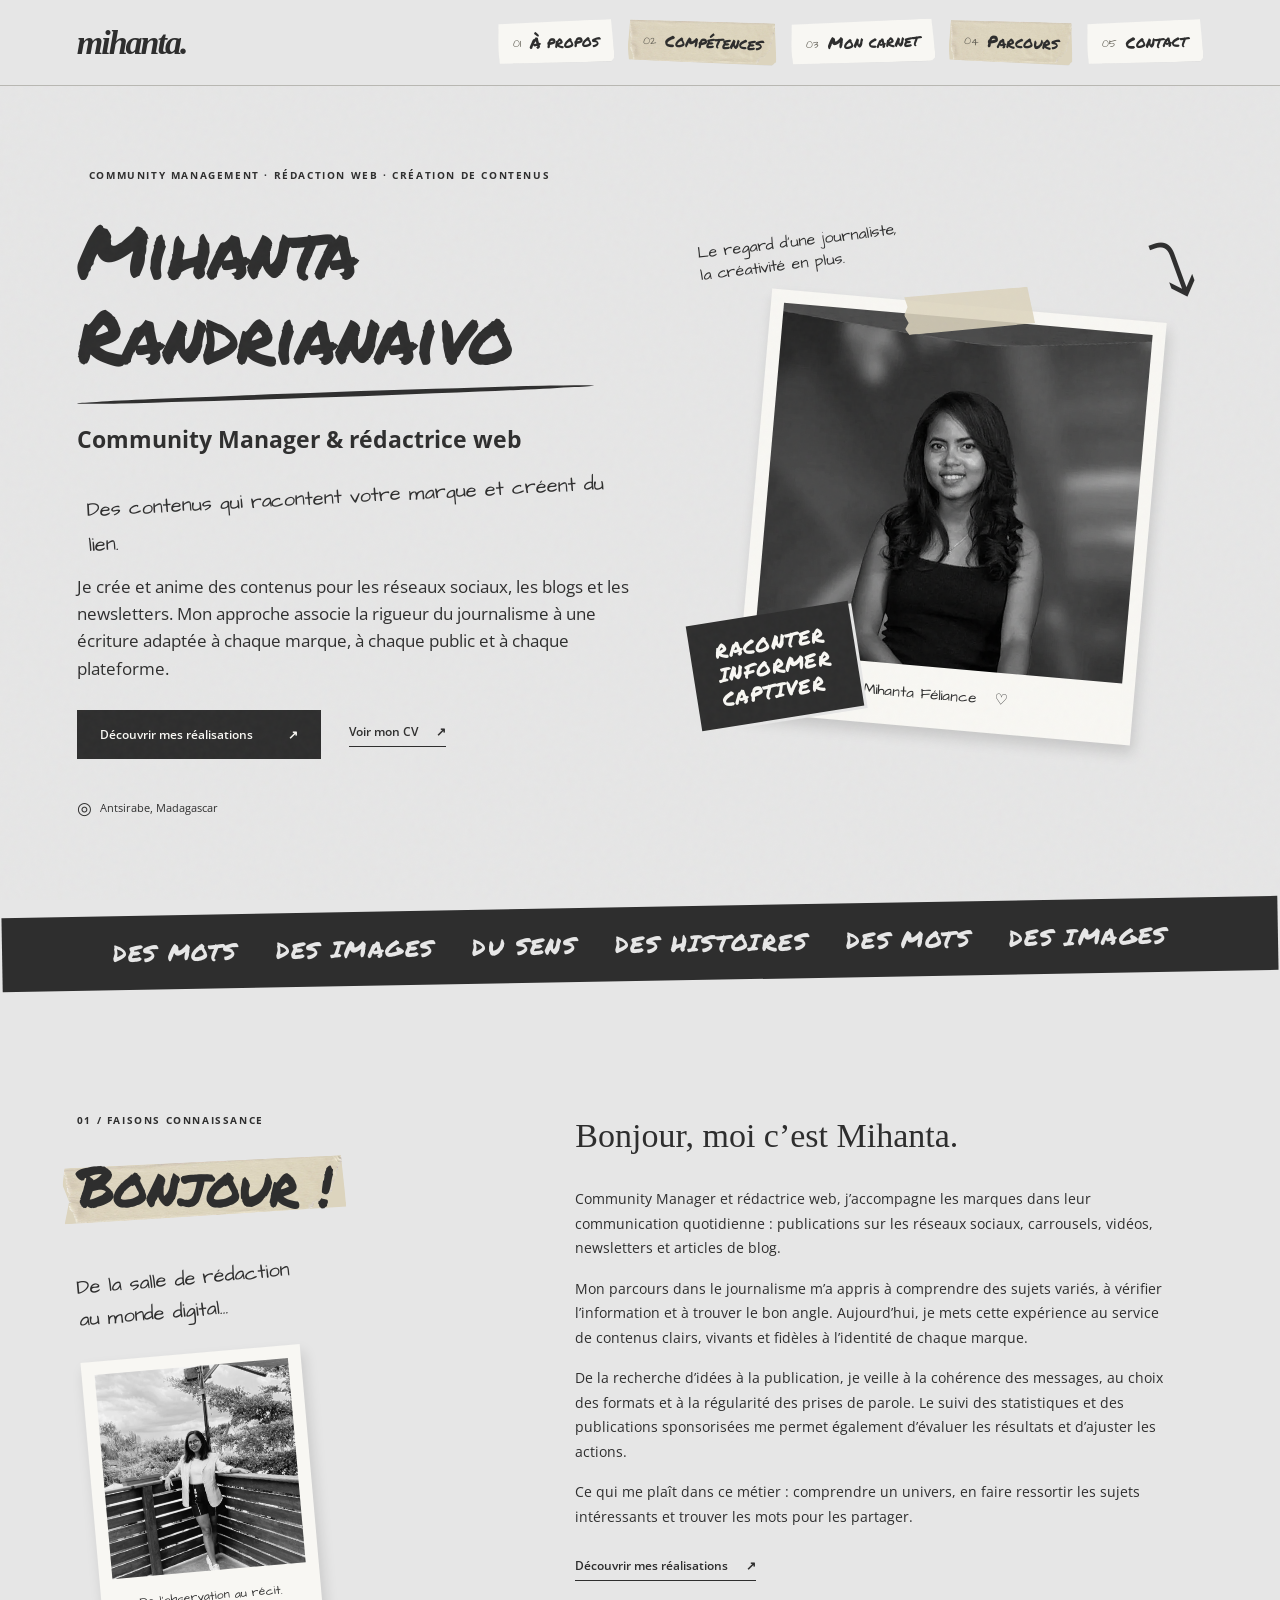
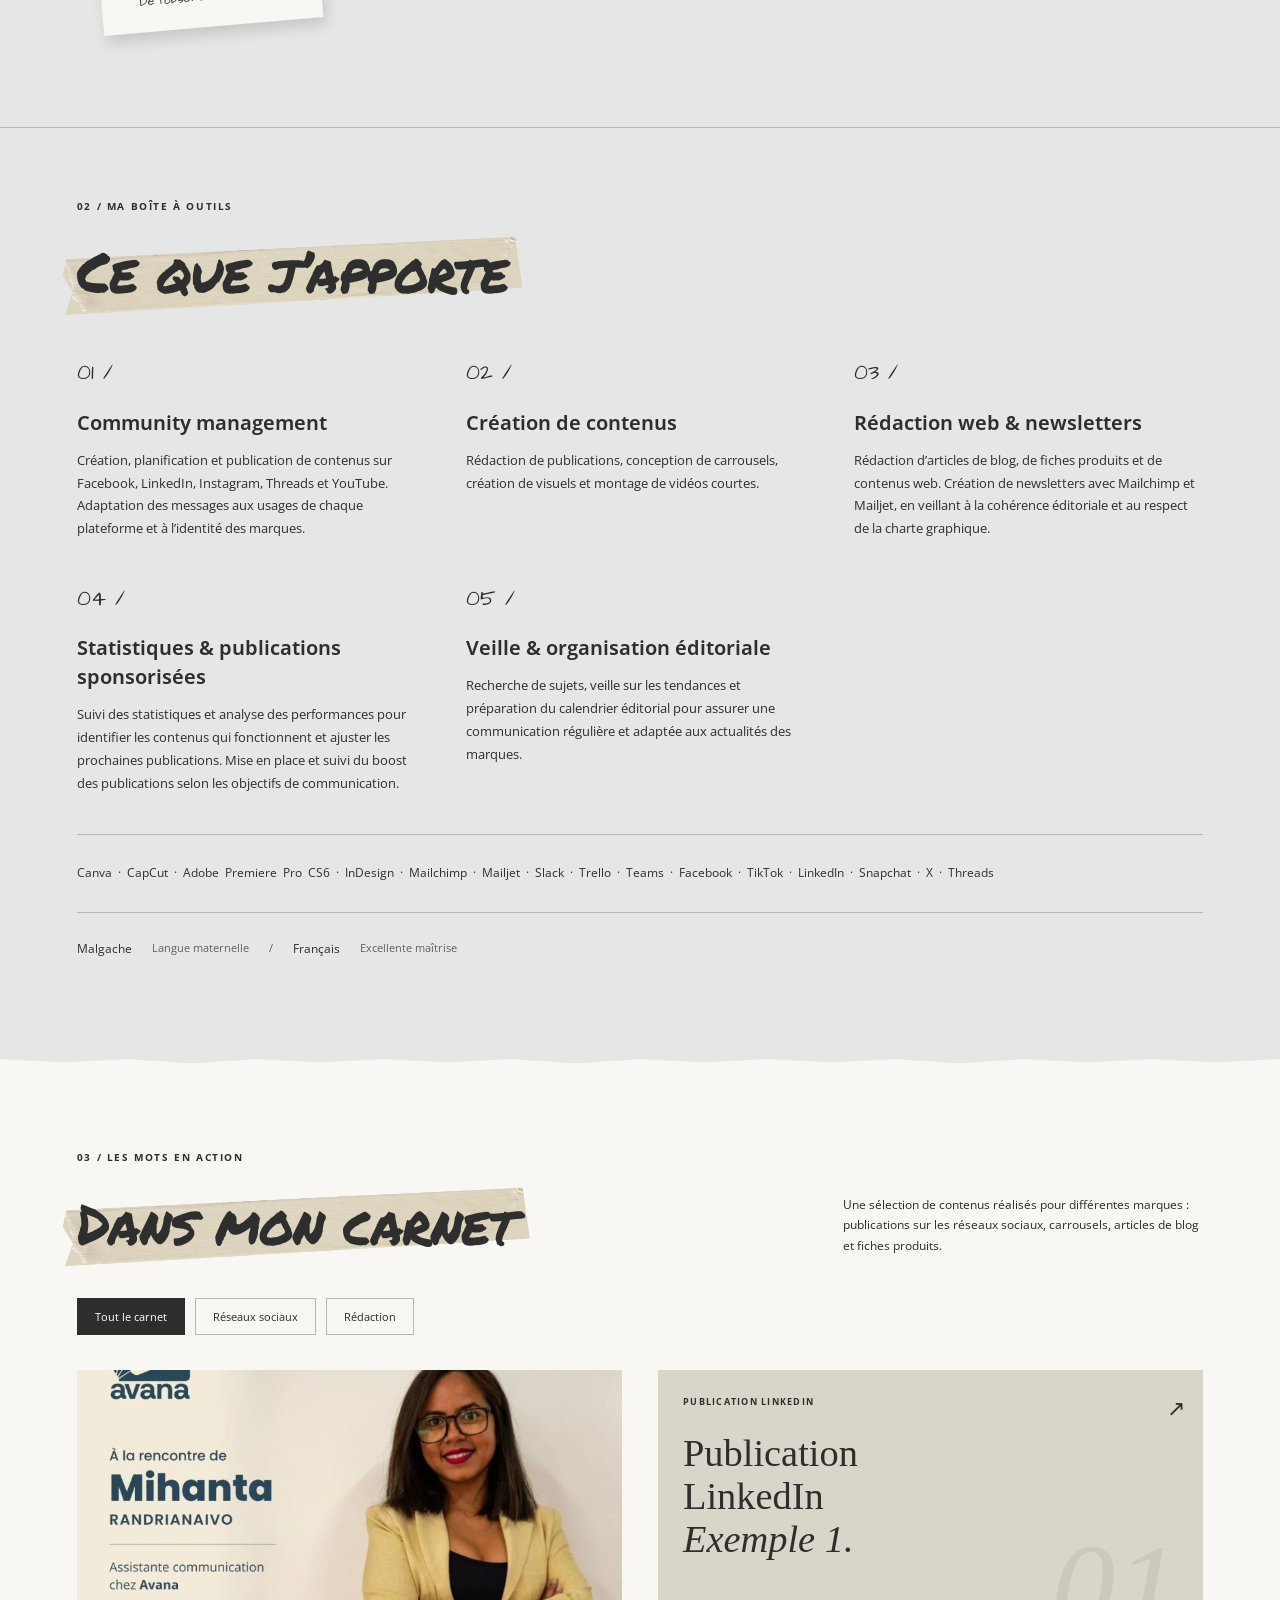
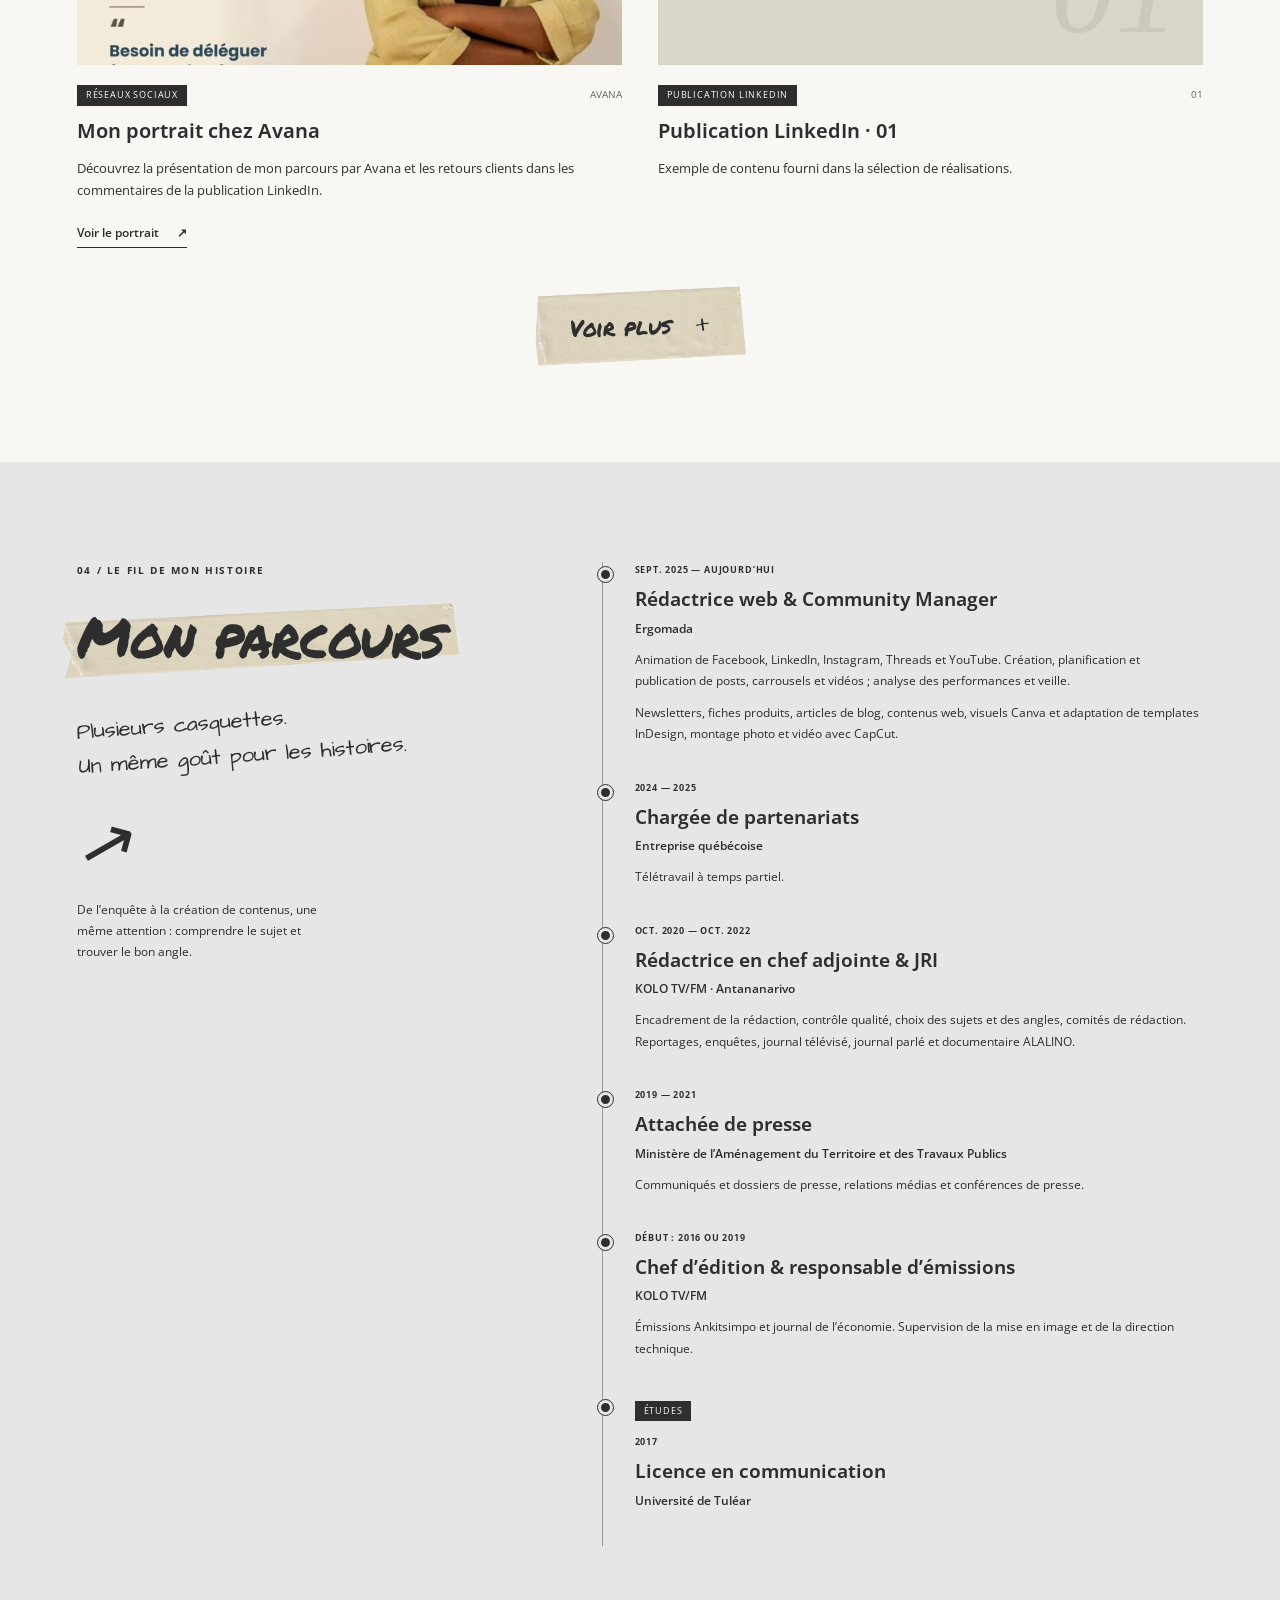
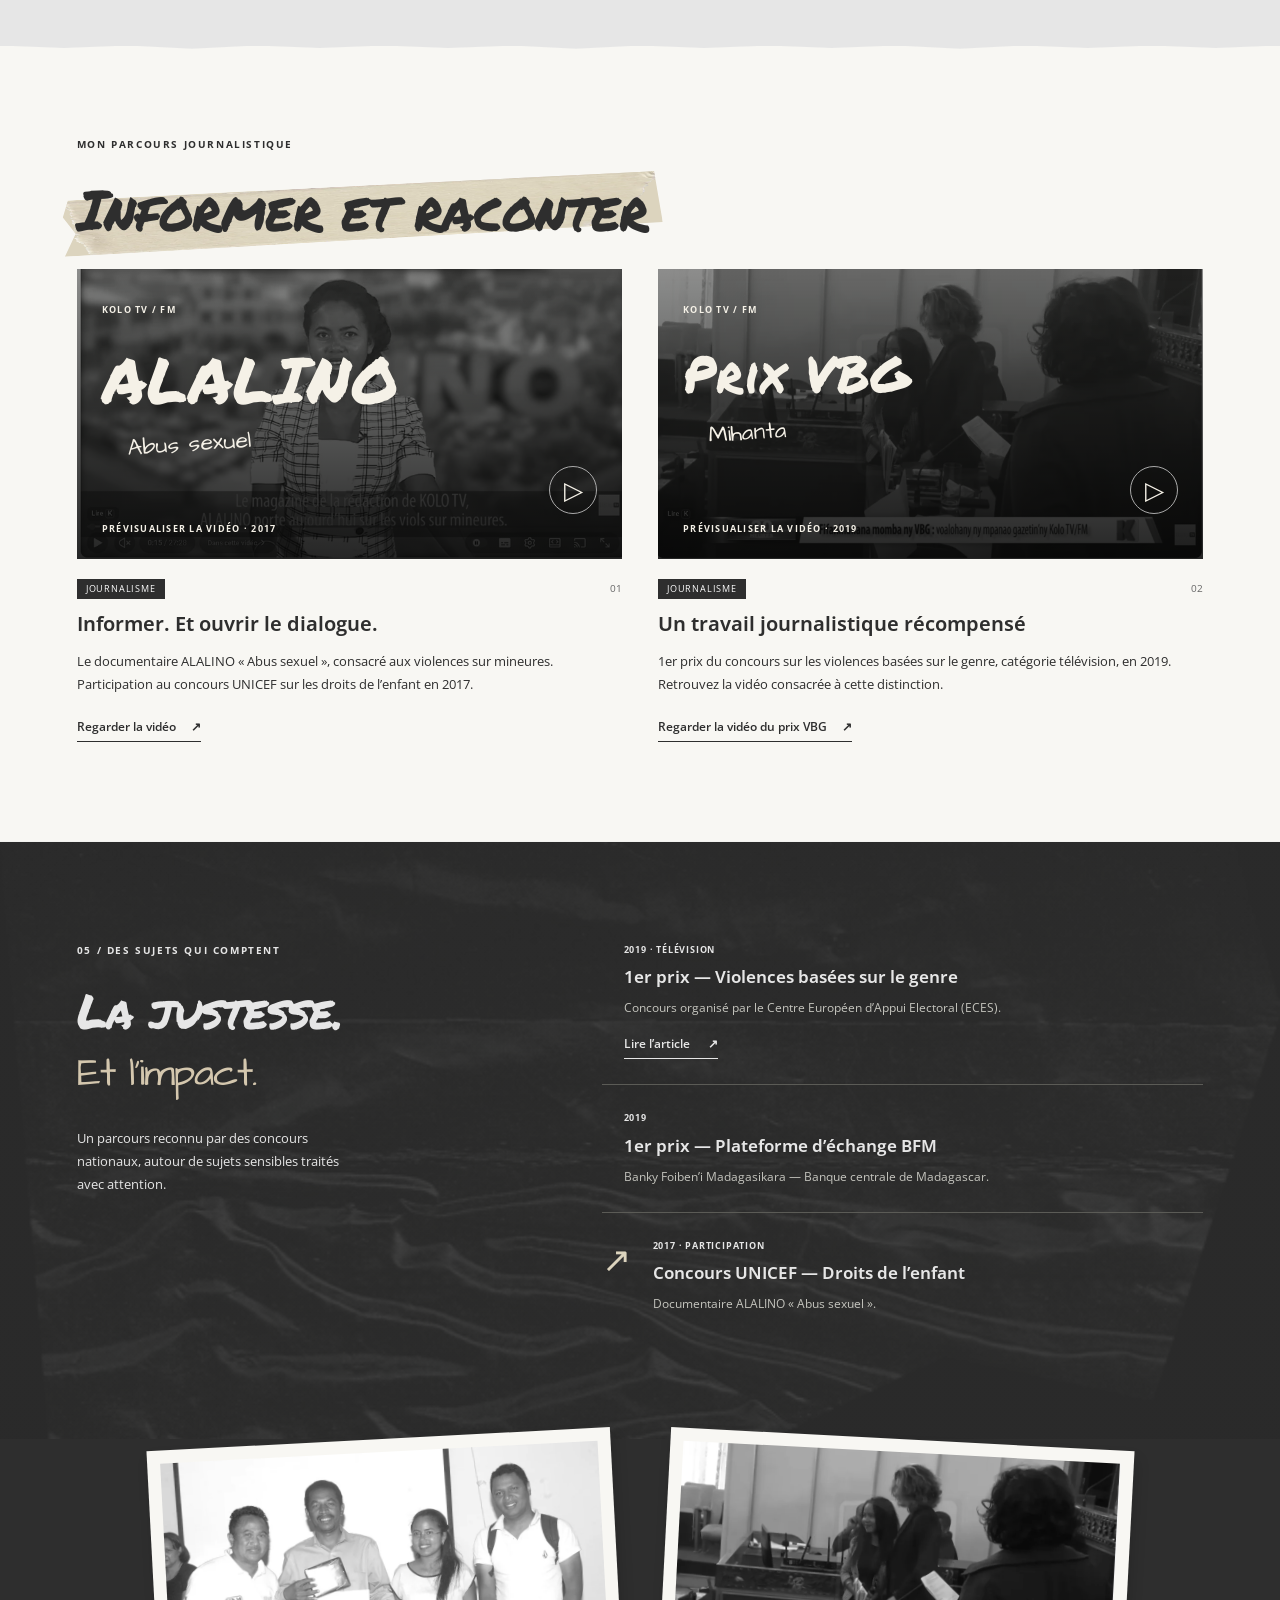
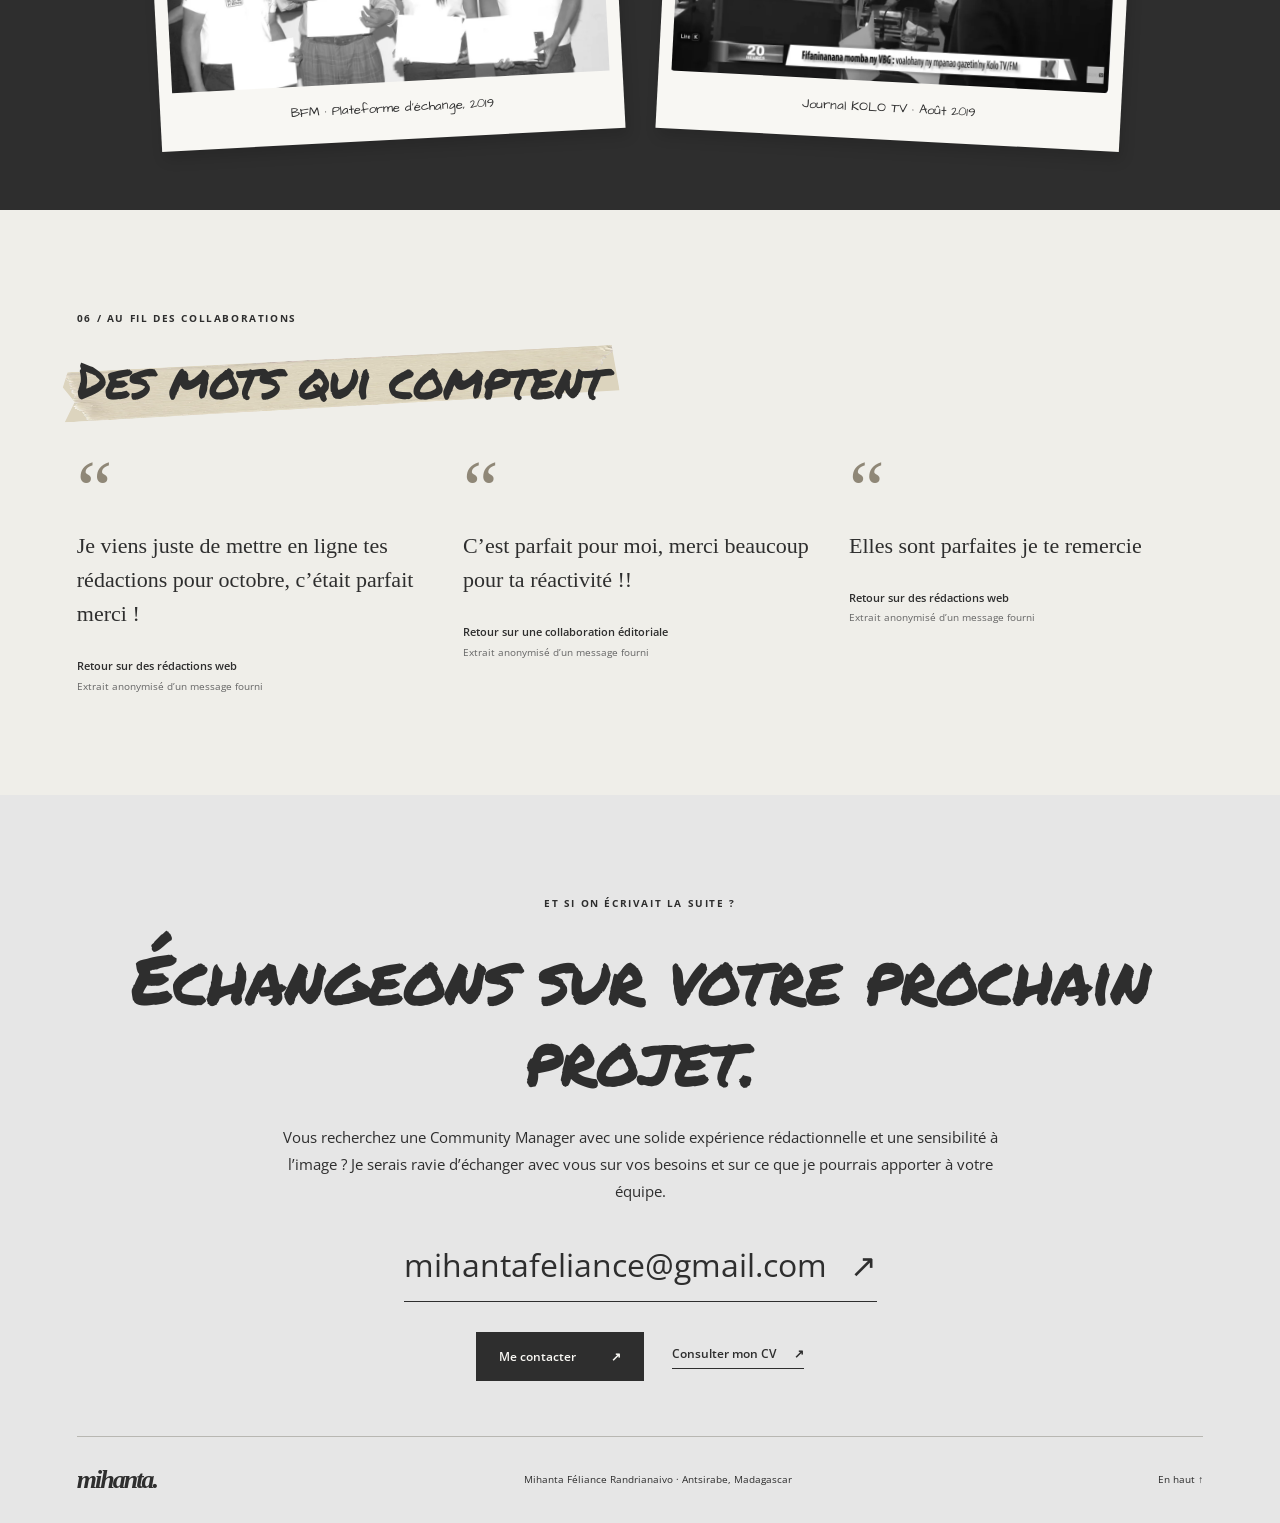
<file: index.html>
<!doctype html>
<html lang="fr">
<head>
  <meta charset="utf-8">
  <meta name="viewport" content="width=device-width, initial-scale=1">
  <meta name="referrer" content="strict-origin-when-cross-origin">
  <meta name="theme-color" content="#2e2e2e">
  <title>Mihanta Randrianaivo — Community Manager &amp; rédactrice web</title>
  <meta name="description" content="Mihanta Randrianaivo, Community Manager et rédactrice web : réseaux sociaux, création de contenus, articles de blog et newsletters.">
  <meta property="og:title" content="Mihanta Randrianaivo — Community Manager &amp; rédactrice web">
  <meta property="og:description" content="Des contenus qui racontent votre marque et créent du lien.">
  <meta property="og:image" content="./assets/portrait.webp">
  <meta property="og:type" content="website">
  <meta property="og:locale" content="fr_FR">
  <link rel="icon" href="./assets/favicon.svg" type="image/svg+xml">
  <link rel="stylesheet" href="./style.css">
  <script src="./script.js" defer></script>
</head>
<body>
  <a class="skip-link" href="#contenu">Aller au contenu</a>
  <header class="header">
    <div class="masthead">
      <a class="masthead-identity" href="#accueil" aria-label="Mihanta, accueil"><span class="wordmark">mihanta.</span></a>
      <button class="menu-toggle" aria-controls="navigation" aria-expanded="false">Sommaire <span class="menu-symbol" aria-hidden="true"></span></button>
    </div>
    <nav id="navigation" aria-label="Sommaire du portfolio">
      <a href="#bonjour"><span class="rubric-number" aria-hidden="true">01</span> À propos</a>
      <a href="#competences"><span class="rubric-number" aria-hidden="true">02</span> Compétences</a>
      <a href="#projets"><span class="rubric-number" aria-hidden="true">03</span> Mon carnet</a>
      <a href="#parcours"><span class="rubric-number" aria-hidden="true">04</span> Parcours</a>
      <a href="#contact"><span class="rubric-number" aria-hidden="true">05</span> Contact</a>
    </nav>
  </header>
  <main id="contenu">
    <section id="accueil" class="hero section-shell">
      <div class="hero-copy">
        <p class="eyebrow"><span class="small-star" aria-hidden="true"></span> COMMUNITY MANAGEMENT · RÉDACTION WEB · CRÉATION DE CONTENUS</p>
        <h1>Mihanta<br><span>Randrianaivo</span><span class="name-line" aria-hidden="true"></span></h1>
        <p class="hero-role">Community Manager &amp; rédactrice web</p><p class="handwritten hero-note">Des contenus qui racontent votre marque et créent du lien.</p>
        <p class="hero-description">Je crée et anime des contenus pour les réseaux sociaux, les blogs et les newsletters. Mon approche associe la rigueur du journalisme à une écriture adaptée à chaque marque, à chaque public et à chaque plateforme.</p>
        <div class="actions"><a class="button dark" href="#projets">Découvrir mes réalisations <span aria-hidden="true">↗</span></a><a class="text-link" href="./cv.html">Voir mon CV <span aria-hidden="true">↗</span></a></div>
        <p class="location"><span aria-hidden="true">◎</span> Antsirabe, Madagascar</p>
      </div>
      <div class="hero-art">
        <span class="orbit-label handwritten">Le regard d’une journaliste,<br>la créativité en plus.</span>
        <span class="drawn-arrow" aria-hidden="true">⤵</span>
        <figure class="polaroid hero-photo"><span class="tape" aria-hidden="true"></span><img id="portrait" src="./assets/portrait.webp" alt="Portrait de Mihanta Randrianaivo" width="640" height="800" fetchpriority="high"><figcaption>Mihanta Féliance <span aria-hidden="true">♡</span></figcaption></figure>
        <span class="paper-stamp" aria-hidden="true">RACONTER<br>INFORMER<br>CAPTIVER</span>
        <span class="art-star" aria-hidden="true"></span>
      </div>
    </section>
    <div class="ticker" aria-hidden="true"><span>DES MOTS</span>  <span>DES IMAGES</span>  <span>DU SENS</span>  <span>DES HISTOIRES</span>  <span>DES MOTS</span>  <span>DES IMAGES</span></div>

    <section id="bonjour" class="about section-shell reveal">
      <div><p class="section-index">01 / FAISONS CONNAISSANCE</p><h2><span class="tape-title">Bonjour !</span></h2><p class="handwritten margin-note">De la salle de rédaction<br>au monde digital…</p><figure class="about-polaroid polaroid"><img src="./assets/portrait-exterieur.webp" alt="Mihanta debout sur une terrasse en extérieur" loading="lazy" width="700" height="700"><figcaption>De l’observation au récit.</figcaption></figure></div>
      <div class="about-copy"><p class="lead">Bonjour, moi c’est Mihanta.</p><p>Community Manager et rédactrice web, j’accompagne les marques dans leur communication quotidienne : publications sur les réseaux sociaux, carrousels, vidéos, newsletters et articles de blog.</p><p>Mon parcours dans le journalisme m’a appris à comprendre des sujets variés, à vérifier l’information et à trouver le bon angle. Aujourd’hui, je mets cette expérience au service de contenus clairs, vivants et fidèles à l’identité de chaque marque.</p><p>De la recherche d’idées à la publication, je veille à la cohérence des messages, au choix des formats et à la régularité des prises de parole. Le suivi des statistiques et des publications sponsorisées me permet également d’évaluer les résultats et d’ajuster les actions.</p><p>Ce qui me plaît dans ce métier : comprendre un univers, en faire ressortir les sujets intéressants et trouver les mots pour les partager.</p><a class="text-link" href="#projets">Découvrir mes réalisations <span aria-hidden="true">↗</span></a></div>
    </section>

    <section id="competences" class="skills section-shell reveal"><p class="section-index">02 / MA BOÎTE À OUTILS</p><h2><span class="tape-title">Ce que j’apporte</span></h2><div class="skills-grid">
<article><span class="skill-number">01 /</span><h3>Community management</h3><p>Création, planification et publication de contenus sur Facebook, LinkedIn, Instagram, Threads et YouTube. Adaptation des messages aux usages de chaque plateforme et à l’identité des marques.</p></article>
<article><span class="skill-number">02 /</span><h3>Création de contenus</h3><p>Rédaction de publications, conception de carrousels, création de visuels et montage de vidéos courtes.</p></article>
<article><span class="skill-number">03 /</span><h3>Rédaction web &amp; newsletters</h3><p>Rédaction d’articles de blog, de fiches produits et de contenus web. Création de newsletters avec Mailchimp et Mailjet, en veillant à la cohérence éditoriale et au respect de la charte graphique.</p></article>
<article><span class="skill-number">04 /</span><h3>Statistiques &amp; publications sponsorisées</h3><p>Suivi des statistiques et analyse des performances pour identifier les contenus qui fonctionnent et ajuster les prochaines publications. Mise en place et suivi du boost des publications selon les objectifs de communication.</p></article>
<article><span class="skill-number">05 /</span><h3>Veille &amp; organisation éditoriale</h3><p>Recherche de sujets, veille sur les tendances et préparation du calendrier éditorial pour assurer une communication régulière et adaptée aux actualités des marques.</p></article>
</div><div id="tool-list" class="tool-list" aria-label="Outils">Canva · CapCut · Adobe Premiere Pro CS6 · InDesign · Mailchimp · Mailjet · Slack · Trello · Teams · Facebook · TikTok · LinkedIn · Snapchat · X · Threads</div><p class="languages">Malgache <span>Langue maternelle</span><span aria-hidden="true">/</span> Français <span>Excellente maîtrise</span></p></section>
    <section id="projets" class="projects section-shell">
      <div class="section-heading reveal"><div><p class="section-index">03 / LES MOTS EN ACTION</p><h2><span class="tape-title">Dans mon carnet</span></h2></div><p>Une sélection de contenus réalisés pour différentes marques : publications sur les réseaux sociaux, carrousels, articles de blog et fiches produits.</p></div>
      <div class="filters" role="group" aria-label="Filtrer les réalisations"><button class="active" data-filter="all" aria-pressed="true">Tout le carnet</button><button data-filter="social" aria-pressed="false">Réseaux sociaux</button><button data-filter="redaction" aria-pressed="false">Rédaction</button></div>
      <div class="project-grid" id="carnet-grid">
        <article class="project-card reveal" data-category="social">
          <button type="button" class="project-visual portrait-preview media-preview work-preview" data-publication-preview aria-haspopup="dialog" aria-controls="publication-dialog" aria-label="Agrandir le portrait Avana de Mihanta">
            <img src="./assets/portrait-avana.webp" alt="Visuel Avana : Mihanta Randrianaivo en veste jaune, assistante communication chez Avana" width="800" height="999" loading="lazy">
          </button>
          <div class="project-meta"><span class="category">RÉSEAUX SOCIAUX</span><span>AVANA</span></div>
          <h3>Mon portrait chez Avana</h3><p>Découvrez la présentation de mon parcours par Avana et les retours clients dans les commentaires de la publication LinkedIn.</p>
          <button type="button" class="text-link" data-publication-preview aria-haspopup="dialog" aria-controls="publication-dialog">Voir le portrait <span aria-hidden="true">↗</span></button>
        </article>
        <article class="project-card reveal" data-category="social">
          <a class="work-card" href="https://www.linkedin.com/feed/update/urn:li:activity:7518309666339266561" target="_blank" rel="noopener noreferrer" aria-label="Publication LinkedIn · 01 — ouvrir dans un nouvel onglet">
            <div class="project-visual editorial work-preview work-preview-0"><span class="visual-kicker">PUBLICATION LINKEDIN</span><span class="editorial-title">Publication<br>LinkedIn<br><em>Exemple 1.</em></span><span class="preview-number" aria-hidden="true">01</span><span class="preview-open" aria-hidden="true">↗</span></div>
            <div class="project-meta"><span class="category">PUBLICATION LINKEDIN</span><span>01</span></div>
            <h3>Publication LinkedIn · 01</h3><p>Exemple de contenu fourni dans la sélection de réalisations.</p>
          </a>
        </article>
        <article class="project-card reveal" data-category="social">
          <a class="work-card" href="https://www.linkedin.com/feed/update/urn:li:activity:7513154964379033601" target="_blank" rel="noopener noreferrer" aria-label="Publication LinkedIn · 02 — ouvrir dans un nouvel onglet">
            <div class="project-visual editorial work-preview work-preview-1"><span class="visual-kicker">PUBLICATION LINKEDIN</span><span class="editorial-title">Publication<br>LinkedIn<br><em>Exemple 2.</em></span><span class="preview-number" aria-hidden="true">02</span><span class="preview-open" aria-hidden="true">↗</span></div>
            <div class="project-meta"><span class="category">PUBLICATION LINKEDIN</span><span>02</span></div>
            <h3>Publication LinkedIn · 02</h3><p>Exemple de contenu fourni dans la sélection de réalisations.</p>
          </a>
        </article>
        <article class="project-card reveal" data-category="social">
          <a class="work-card" href="https://www.linkedin.com/feed/update/urn:li:activity:7518946782207168512" target="_blank" rel="noopener noreferrer" aria-label="Publication LinkedIn · 03 — ouvrir dans un nouvel onglet">
            <div class="project-visual editorial work-preview work-preview-2"><span class="visual-kicker">PUBLICATION LINKEDIN</span><span class="editorial-title">Publication<br>LinkedIn<br><em>Exemple 3.</em></span><span class="preview-number" aria-hidden="true">03</span><span class="preview-open" aria-hidden="true">↗</span></div>
            <div class="project-meta"><span class="category">PUBLICATION LINKEDIN</span><span>03</span></div>
            <h3>Publication LinkedIn · 03</h3><p>Exemple de contenu fourni dans la sélection de réalisations.</p>
          </a>
        </article>
        <article class="project-card reveal" data-category="social">
          <a class="work-card" href="https://www.linkedin.com/feed/update/urn:li:activity:7514321385209516032" target="_blank" rel="noopener noreferrer" aria-label="Publication LinkedIn · 04 — ouvrir dans un nouvel onglet">
            <div class="project-visual editorial work-preview work-preview-3"><span class="visual-kicker">PUBLICATION LINKEDIN</span><span class="editorial-title">Publication<br>LinkedIn<br><em>Exemple 4.</em></span><span class="preview-number" aria-hidden="true">04</span><span class="preview-open" aria-hidden="true">↗</span></div>
            <div class="project-meta"><span class="category">PUBLICATION LINKEDIN</span><span>04</span></div>
            <h3>Publication LinkedIn · 04</h3><p>Exemple de contenu fourni dans la sélection de réalisations.</p>
          </a>
        </article>
        <article class="project-card reveal" data-category="social">
          <a class="work-card" href="https://www.instagram.com/p/Degg4bWjUVU/?utm_source=ig_web_copy_link&amp;mdxt=MzRlODBiNWFlZA==&amp;srtk=MzRlODBiNWFlZA==" target="_blank" rel="noopener noreferrer" aria-label="Publication Instagram — ouvrir dans un nouvel onglet">
            <div class="project-visual editorial work-preview work-preview-0"><span class="visual-kicker">PUBLICATION INSTAGRAM</span><span class="editorial-title">Publication<br><em>Instagram.</em></span><span class="preview-number" aria-hidden="true">05</span><span class="preview-open" aria-hidden="true">↗</span></div>
            <div class="project-meta"><span class="category">PUBLICATION INSTAGRAM</span><span>05</span></div>
            <h3>Publication Instagram</h3><p>Exemple de contenu fourni dans la sélection de réalisations.</p>
          </a>
        </article>
        <article class="project-card reveal" data-category="social">
          <a class="work-card" href="https://lnkd.in/p/de-snBY2" target="_blank" rel="noopener noreferrer" aria-label="Carrousel · 01 — ouvrir dans un nouvel onglet">
            <div class="project-visual editorial work-preview work-preview-1"><span class="visual-kicker">CARROUSEL</span><span class="editorial-title">Carrousel<br><em>Exemple 1.</em></span><span class="preview-number" aria-hidden="true">06</span><span class="preview-open" aria-hidden="true">↗</span></div>
            <div class="project-meta"><span class="category">CARROUSEL</span><span>06</span></div>
            <h3>Carrousel · 01</h3><p>Exemple de contenu fourni dans la sélection de réalisations.</p>
          </a>
        </article>
        <article class="project-card reveal" data-category="social">
          <a class="work-card" href="https://www.linkedin.com/feed/update/urn:li:activity:7493924436702806016" target="_blank" rel="noopener noreferrer" aria-label="Carrousel · 02 — ouvrir dans un nouvel onglet">
            <div class="project-visual editorial work-preview work-preview-2"><span class="visual-kicker">CARROUSEL</span><span class="editorial-title">Carrousel<br><em>Exemple 2.</em></span><span class="preview-number" aria-hidden="true">07</span><span class="preview-open" aria-hidden="true">↗</span></div>
            <div class="project-meta"><span class="category">CARROUSEL</span><span>07</span></div>
            <h3>Carrousel · 02</h3><p>Exemple de contenu fourni dans la sélection de réalisations.</p>
          </a>
        </article>
        <article class="project-card reveal" data-category="redaction">
          <a class="work-card" href="https://www.hapo.eu/fr/blog-et-articles/comprendre-les-exosquelettes/comment-mesurer-l-efficacite-d-un-exosquelette" target="_blank" rel="noopener noreferrer" aria-label="Mesurer l&#8217;efficacité d&#8217;un exosquelette — ouvrir dans un nouvel onglet">
            <div class="project-visual editorial work-preview work-preview-3"><span class="visual-kicker">ARTICLE DE BLOG · HAPO</span><span class="editorial-title">Un sujet<br>technique,<br><em>des mots clairs.</em></span><span class="preview-number" aria-hidden="true">08</span><span class="preview-open" aria-hidden="true">↗</span></div>
            <div class="project-meta"><span class="category">ARTICLE DE BLOG · HAPO</span><span>08</span></div>
            <h3>Mesurer l&#8217;efficacité d&#8217;un exosquelette</h3><p>Rédaction d&#8217;un article pour Hapo sur l&#8217;évaluation de l&#8217;efficacité des exosquelettes.</p>
          </a>
        </article>
        <article class="project-card reveal" data-category="redaction">
          <a class="work-card" href="https://www.lamadeleine-deco.com/tables-basses/4236-table-basse-manguier-et-marbre-kira-8719087030764.html" target="_blank" rel="noopener noreferrer" aria-label="Table basse Kira — ouvrir dans un nouvel onglet">
            <div class="project-visual editorial work-preview work-preview-0"><span class="visual-kicker">FICHE PRODUIT · LA MADELEINE DÉCO</span><span class="editorial-title">Kira.<br>Manguier<br><em>&amp; marbre.</em></span><span class="preview-number" aria-hidden="true">09</span><span class="preview-open" aria-hidden="true">↗</span></div>
            <div class="project-meta"><span class="category">FICHE PRODUIT · LA MADELEINE DÉCO</span><span>09</span></div>
            <h3>Table basse Kira</h3><p>Rédaction d&#8217;une fiche produit pour le site La Madeleine Déco.</p>
          </a>
        </article>
        <article class="project-card reveal" data-category="redaction">
          <a class="work-card" href="https://www.lamadeleine-deco.com/tables-basses/4235-table-basse-chene-et-marbre-don-8719087032454.html" target="_blank" rel="noopener noreferrer" aria-label="Table basse Don — ouvrir dans un nouvel onglet">
            <div class="project-visual editorial work-preview work-preview-1"><span class="visual-kicker">FICHE PRODUIT · LA MADELEINE DÉCO</span><span class="editorial-title">Don.<br>Chêne<br><em>&amp; marbre.</em></span><span class="preview-number" aria-hidden="true">10</span><span class="preview-open" aria-hidden="true">↗</span></div>
            <div class="project-meta"><span class="category">FICHE PRODUIT · LA MADELEINE DÉCO</span><span>10</span></div>
            <h3>Table basse Don</h3><p>Rédaction d&#8217;une fiche produit pour le site La Madeleine Déco.</p>
          </a>
        </article>
        <article class="project-card reveal" data-category="redaction">
          <div class="project-visual editorial work-preview work-preview-newsletter"><span class="visual-kicker">NEWSLETTERS</span><span class="editorial-title">Entretenir<br>le lien avec<br><em>les audiences.</em></span><span class="preview-envelope" aria-hidden="true">✉</span></div>
          <div class="project-meta"><span class="category">NEWSLETTERS</span><span>11</span></div><h3>Entretenir le lien avec les audiences</h3><p>Création de newsletters avec Mailchimp et Mailjet : rédaction des textes, mise en page et intégration des visuels pour partager les actualités et mettre en avant les offres des marques.</p>
        </article>
      </div>
      <div class="more-projects-wrap"><button id="more-projects" class="more-projects" type="button" aria-controls="carnet-grid" aria-expanded="false" hidden><span class="more-label">Voir plus</span><span class="more-symbol" aria-hidden="true">+</span></button></div>
    </section>

    <section id="parcours" class="journey section-shell">
      <div class="journey-intro reveal"><p class="section-index">04 / LE FIL DE MON HISTOIRE</p><h2><span class="tape-title">Mon parcours</span></h2><p class="handwritten">Plusieurs casquettes.<br>Un même goût pour les histoires.</p><div class="journey-note"><span aria-hidden="true">↗</span><p>De l’enquête à la création de contenus, une même attention : comprendre le sujet et trouver le bon angle.</p></div></div>
      <div class="timeline">
        <article class="timeline-item reveal"><span class="timeline-date">SEPT. 2025 — AUJOURD’HUI</span><h3>Rédactrice web & Community Manager</h3><p class="organization">Ergomada</p><p>Animation de Facebook, LinkedIn, Instagram, Threads et YouTube. Création, planification et publication de posts, carrousels et vidéos ; analyse des performances et veille.</p><p>Newsletters, fiches produits, articles de blog, contenus web, visuels Canva et adaptation de templates InDesign, montage photo et vidéo avec CapCut.</p></article>
        <article class="timeline-item reveal"><span class="timeline-date">2024 — 2025</span><h3>Chargée de partenariats</h3><p class="organization">Entreprise québécoise</p><p>Télétravail à temps partiel.</p></article>
        <article class="timeline-item reveal"><span class="timeline-date">OCT. 2020 — OCT. 2022</span><h3>Rédactrice en chef adjointe & JRI</h3><p class="organization">KOLO TV/FM · Antananarivo</p><p>Encadrement de la rédaction, contrôle qualité, choix des sujets et des angles, comités de rédaction. Reportages, enquêtes, journal télévisé, journal parlé et documentaire ALALINO.</p></article>
        <article class="timeline-item reveal"><span class="timeline-date">2019 — 2021</span><h3>Attachée de presse</h3><p class="organization">Ministère de l’Aménagement du Territoire et des Travaux Publics</p><p>Communiqués et dossiers de presse, relations médias et conférences de presse.</p></article>
        <article class="timeline-item reveal"><span class="timeline-date">DÉBUT : 2016 OU 2019</span><h3>Chef d’édition & responsable d’émissions</h3><p class="organization">KOLO TV/FM</p><p>Émissions Ankitsimpo et journal de l’économie. Supervision de la mise en image et de la direction technique.</p></article>
        <article class="timeline-item education reveal"><span class="category">ÉTUDES</span><span class="timeline-date">2017</span><h3>Licence en communication</h3><p class="organization">Université de Tuléar</p></article>
      </div>
    </section>



    <section id="journalisme" class="projects section-shell"><div class="section-heading reveal"><div><p class="section-index">MON PARCOURS JOURNALISTIQUE</p><h2><span class="tape-title">Informer et raconter</span></h2></div></div><br><div class="project-grid"><article class="project-card featured reveal" data-category="journalisme">
          <a class="project-visual documentary media-preview" href="https://www.youtube.com/watch?v=ROQgotSJH4I" target="_blank" rel="noopener" data-video="ROQgotSJH4I" data-video-title="ALALINO — Abus sexuel" aria-label="Voir le documentaire ALALINO — Abus sexuel (lecteur intégré ou nouvel onglet YouTube)">
            <img class="visual-photo" src="./assets/alalino.webp" alt="Présentation du documentaire ALALINO sur KOLO TV" width="783" height="478" loading="lazy">
            <span class="visual-kicker">KOLO TV / FM</span><span class="documentary-title">ALALINO<span>Abus sexuel</span></span><span class="play-mark" aria-hidden="true">▷</span><span class="visual-footer">PRÉVISUALISER LA VIDÉO · 2017</span>
          </a>
          <div class="project-meta"><span class="category">JOURNALISME</span><span>01</span></div>
          <h3>Informer. Et ouvrir le dialogue.</h3><p>Le documentaire ALALINO « Abus sexuel », consacré aux violences sur mineures. Participation au concours UNICEF sur les droits de l’enfant en 2017.</p>
          <a class="text-link documentary-link" href="https://www.youtube.com/watch?v=ROQgotSJH4I" data-video="ROQgotSJH4I" data-video-title="ALALINO — Abus sexuel">Regarder la vidéo<span aria-hidden="true">↗</span></a>
        </article>
<article class="project-card reveal" data-category="journalisme">
          <a class="project-visual documentary media-preview vbg-preview" href="https://youtu.be/gvIJlxZHipo?si=TUwMBf6w6AHp-mvH" target="_blank" rel="noopener" data-video="gvIJlxZHipo" data-video-title="Prix VBG — Mihanta" aria-label="Voir la vidéo du prix VBG de Mihanta (lecteur intégré ou nouvel onglet YouTube)">
            <img class="visual-photo" src="./assets/prix-vbg.webp" alt="Cérémonie du concours sur les violences basées sur le genre, capture du journal KOLO TV" width="900" height="542" loading="lazy">
            <span class="visual-kicker">KOLO TV / FM</span><span class="documentary-title">Prix VBG<span>Mihanta</span></span><span class="play-mark" aria-hidden="true">▷</span><span class="visual-footer">PRÉVISUALISER LA VIDÉO · 2019</span>
          </a>
          <div class="project-meta"><span class="category">JOURNALISME</span><span>02</span></div>
          <h3>Un travail journalistique récompensé</h3><p>1er prix du concours sur les violences basées sur le genre, catégorie télévision, en 2019. Retrouvez la vidéo consacrée à cette distinction.</p>
          <a class="text-link" href="https://youtu.be/gvIJlxZHipo?si=TUwMBf6w6AHp-mvH" data-video="gvIJlxZHipo" data-video-title="Prix VBG — Mihanta">Regarder la vidéo du prix VBG<span aria-hidden="true">↗</span></a>
        </article></div></section>
    <section id="distinctions" class="awards section-shell reveal"><div><p class="section-index">05 / DES SUJETS QUI COMPTENT</p><h2>La justesse.<br><span class="handwritten">Et l’impact.</span></h2><p>Un parcours reconnu par des concours nationaux, autour de sujets sensibles traités avec attention.</p></div><div class="award-list"><article><span class="award-symbol" aria-hidden="true"></span><div><span class="timeline-date">2019 · TÉLÉVISION</span><h3>1er prix — Violences basées sur le genre</h3><p>Concours organisé par le Centre Européen d’Appui Electoral (ECES).</p><a id="award-link" class="text-link" href="http://www.infokmada.com/fifaninanana-momba-ny-vbg-voalohany-ny-mpanao-gazetinny-kolo-tvfm/">Lire l’article <span aria-hidden="true">↗</span></a></div></article><article><span class="award-symbol" aria-hidden="true"></span><div><span class="timeline-date">2019</span><h3>1er prix — Plateforme d’échange BFM</h3><p>Banky Foiben’i Madagasikara — Banque centrale de Madagascar.</p></div></article><article><span class="award-symbol small" aria-hidden="true">↗</span><div><span class="timeline-date">2017 · PARTICIPATION</span><h3>Concours UNICEF — Droits de l’enfant</h3><p>Documentaire ALALINO « Abus sexuel ».</p></div></article></div></section>

<div class="proof-gallery"><figure class="polaroid"><button class="image-button" data-image="./assets/prix-bfm.webp" data-caption="Remise de prix — plateforme d’échange de la Banque centrale de Madagascar, 2019 (légende du Canva)." aria-label="Agrandir la photo de remise du prix BFM"><img src="./assets/prix-bfm.webp" alt="Remise de prix du concours de la plateforme BFM, personnes tenant leurs certificats" width="900" height="598" loading="lazy"></button><figcaption>BFM · Plateforme d’échange, 2019</figcaption></figure><figure class="polaroid"><button class="image-button" data-image="./assets/prix-vbg.webp" data-caption="Concours sur les violences basées sur le genre — capture du journal KOLO TV du 1er août 2019." aria-label="Agrandir la capture du concours sur les violences basées sur le genre"><img src="./assets/prix-vbg.webp" alt="Cérémonie du concours VBG, capture du journal KOLO TV" width="900" height="542" loading="lazy"></button><figcaption>Journal KOLO TV · Août 2019</figcaption></figure></div>

    <section id="retours" class="feedback section-shell reveal"><p class="section-index">06 / AU FIL DES COLLABORATIONS</p><h2><span class="tape-title">Des mots qui comptent</span></h2><div class="feedback-grid"><blockquote><span class="quote-mark" aria-hidden="true">“</span><p>Je viens juste de mettre en ligne tes rédactions pour octobre, c’était parfait merci !</p><footer>Retour sur des rédactions web<span>Extrait anonymisé d’un message fourni</span></footer></blockquote><blockquote><span class="quote-mark" aria-hidden="true">“</span><p>C’est parfait pour moi, merci beaucoup pour ta réactivité !!</p><footer>Retour sur une collaboration éditoriale<span>Extrait anonymisé d’un message fourni</span></footer></blockquote><blockquote><span class="quote-mark" aria-hidden="true">“</span><p>Elles sont parfaites je te remercie</p><footer>Retour sur des rédactions web<span>Extrait anonymisé d’un message fourni</span></footer></blockquote></div></section>

    <section id="contact" class="contact section-shell"><p class="section-index">ET SI ON ÉCRIVAIT LA SUITE ?</p><h2>Échangeons sur votre prochain projet.</h2><p class="contact-intro">Vous recherchez une Community Manager avec une solide expérience rédactionnelle et une sensibilité à l’image ? Je serais ravie d’échanger avec vous sur vos besoins et sur ce que je pourrais apporter à votre équipe.</p><a class="contact-email" href="mailto:mihantafeliance@gmail.com">mihantafeliance@gmail.com <span aria-hidden="true">↗</span></a><div class="actions"><a class="button dark" href="mailto:mihantafeliance@gmail.com">Me contacter <span aria-hidden="true">↗</span></a><a class="text-link" href="./cv.html">Consulter mon CV <span aria-hidden="true">↗</span></a></div></section>
  </main>
  <footer class="footer"><a class="wordmark" href="#accueil">mihanta.</a><p>Mihanta Féliance Randrianaivo · Antsirabe, Madagascar</p><a href="#accueil">En haut <span aria-hidden="true">↑</span></a></footer>
  <dialog id="video-dialog" aria-labelledby="video-dialog-title">
    <button class="dialog-close video-close" aria-label="Fermer la vidéo">×</button>
    <h2 id="video-dialog-title"></h2>
    <div class="video-player"></div>
    <p class="video-fallback">Si la lecture intégrée est indisponible, <a id="video-external" class="text-link" target="_blank" rel="noopener noreferrer">ouvrir la vidéo sur YouTube <span class="sr-only">(nouvel onglet)</span><span aria-hidden="true">↗</span></a>.</p>
  </dialog>
  <dialog id="publication-dialog" aria-labelledby="publication-dialog-title">
    <button type="button" class="dialog-close publication-close" aria-label="Fermer le portrait">×</button>
    <h2 id="publication-dialog-title">Mon portrait chez Avana</h2>
    <img src="./assets/portrait-avana.webp" alt="Visuel complet Avana présentant Mihanta Randrianaivo en veste jaune, assistante communication" width="800" height="999" loading="lazy">
    <a class="button dark publication-link" href="https://lnkd.in/p/d6MmV23E" target="_blank" rel="noopener noreferrer">Voir la publication et les commentaires <span class="sr-only">(nouvel onglet LinkedIn)</span><span aria-hidden="true">↗</span></a>
  </dialog>
  <dialog id="image-dialog" aria-labelledby="image-dialog-caption"><button class="image-close dialog-close" aria-label="Fermer l’image">×</button><figure><img id="expanded-image" alt=""><figcaption id="image-dialog-caption"></figcaption></figure></dialog>
  <dialog id="project-dialog" aria-labelledby="dialog-title"><button class="dialog-close" aria-label="Fermer les détails">×</button><p class="section-index">DANS MON CARNET</p><h2 id="dialog-title"></h2><p id="dialog-content"></p><p class="source-note">Source : capture de publication fournie dans la conversation. L’autorat initial reste à confirmer.</p></dialog>
</body>
</html>
</file>
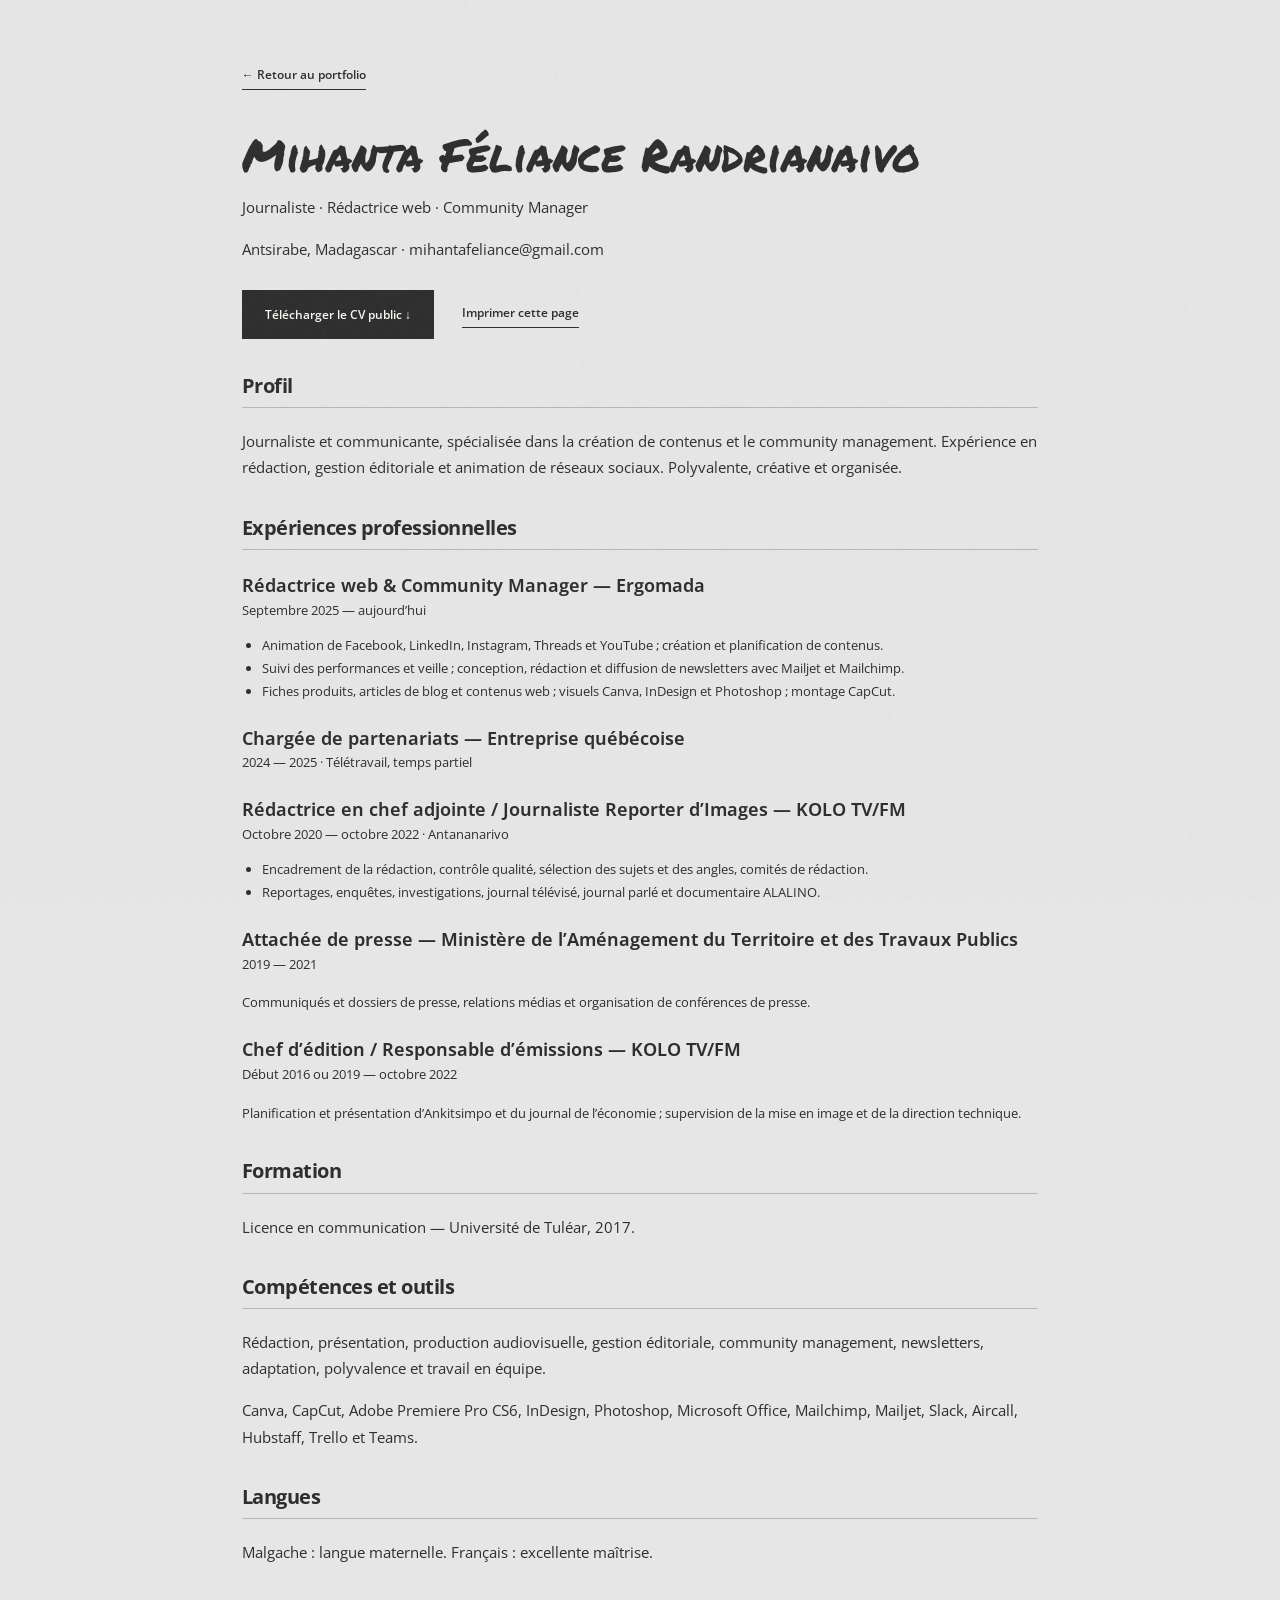
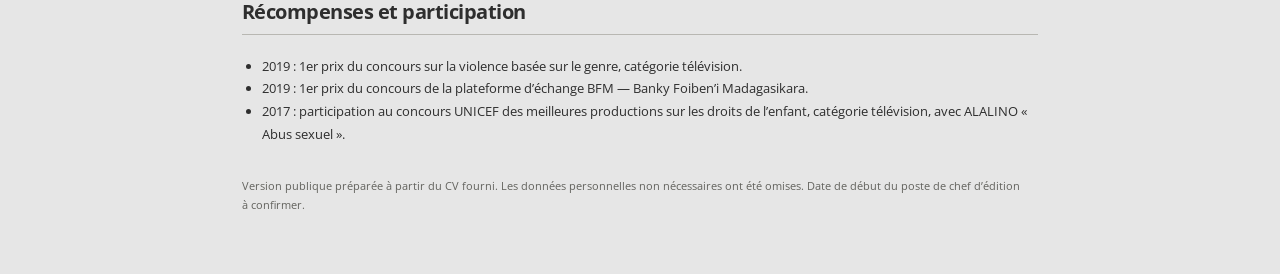
<file: cv.html>
<!doctype html>
<html lang="fr"><head><meta charset="utf-8"><meta name="viewport" content="width=device-width,initial-scale=1"><title>CV public — Mihanta Randrianaivo</title><meta name="description" content="CV public de Mihanta Randrianaivo : journalisme, rédaction web et communication."><link rel="icon" href="./assets/favicon.svg"><link rel="stylesheet" href="./style.css"><style>.cv-page{max-width:950px;margin:auto;padding:60px 6vw}.cv-page h1{font-family:var(--title);font-weight:400;font-size:clamp(30px,6vw,45px);line-height:1.3;margin:35px 0 10px}.cv-page h2{font-family:var(--body);font-size:20px;font-weight:700;border-bottom:1px solid var(--line);padding-bottom:10px;margin:35px 0 20px}.cv-page article{margin:22px 0}.cv-page article p{font-size:13px}.cv-page .actions{flex-wrap:wrap}.cv-page ul{padding-left:20px;font-size:13px}@media print{body{background:white;font-size:11px}body:before,.no-print{display:none!important}.cv-page{max-width:none;padding:0}.cv-page h1{margin-top:0}.cv-page h2{margin-top:22px}a{text-decoration:none}article{break-inside:avoid}@page{margin:15mm}}</style></head><body><main class="cv-page"><a class="text-link no-print" href="./index.html">← Retour au portfolio</a><h1>Mihanta Féliance Randrianaivo</h1><p>Journaliste · Rédactrice web · Community Manager</p><p>Antsirabe, Madagascar · <a href="mailto:mihantafeliance@gmail.com">mihantafeliance@gmail.com</a></p><div class="actions no-print"><a class="button dark" href="./assets/cv-mihanta-public.pdf" download>Télécharger le CV public ↓</a><button class="text-link" id="print-cv">Imprimer cette page</button></div><h2>Profil</h2><p>Journaliste et communicante, spécialisée dans la création de contenus et le community management. Expérience en rédaction, gestion éditoriale et animation de réseaux sociaux. Polyvalente, créative et organisée.</p><h2>Expériences professionnelles</h2><article><h3>Rédactrice web & Community Manager — Ergomada</h3><p>Septembre 2025 — aujourd’hui</p><ul><li>Animation de Facebook, LinkedIn, Instagram, Threads et YouTube ; création et planification de contenus.</li><li>Suivi des performances et veille ; conception, rédaction et diffusion de newsletters avec Mailjet et Mailchimp.</li><li>Fiches produits, articles de blog et contenus web ; visuels Canva, InDesign et Photoshop ; montage CapCut.</li></ul></article><article><h3>Chargée de partenariats — Entreprise québécoise</h3><p>2024 — 2025 · Télétravail, temps partiel</p></article><article><h3>Rédactrice en chef adjointe / Journaliste Reporter d’Images — KOLO TV/FM</h3><p>Octobre 2020 — octobre 2022 · Antananarivo</p><ul><li>Encadrement de la rédaction, contrôle qualité, sélection des sujets et des angles, comités de rédaction.</li><li>Reportages, enquêtes, investigations, journal télévisé, journal parlé et documentaire ALALINO.</li></ul></article><article><h3>Attachée de presse — Ministère de l’Aménagement du Territoire et des Travaux Publics</h3><p>2019 — 2021</p><p>Communiqués et dossiers de presse, relations médias et organisation de conférences de presse.</p></article><article><h3>Chef d’édition / Responsable d’émissions — KOLO TV/FM</h3><p>Début 2016 ou 2019 — octobre 2022</p><p>Planification et présentation d’Ankitsimpo et du journal de l’économie ; supervision de la mise en image et de la direction technique.</p></article><h2>Formation</h2><p>Licence en communication — Université de Tuléar, 2017.</p><h2>Compétences et outils</h2><p>Rédaction, présentation, production audiovisuelle, gestion éditoriale, community management, newsletters, adaptation, polyvalence et travail en équipe.</p><p>Canva, CapCut, Adobe Premiere Pro CS6, InDesign, Photoshop, Microsoft Office, Mailchimp, Mailjet, Slack, Aircall, Hubstaff, Trello et Teams.</p><h2>Langues</h2><p>Malgache : langue maternelle. Français : excellente maîtrise.</p><h2>Récompenses et participation</h2><ul><li>2019 : 1er prix du concours sur la violence basée sur le genre, catégorie télévision.</li><li>2019 : 1er prix du concours de la plateforme d’échange BFM — Banky Foiben’i Madagasikara.</li><li>2017 : participation au concours UNICEF des meilleures productions sur les droits de l’enfant, catégorie télévision, avec ALALINO « Abus sexuel ».</li></ul><p class="source-note">Version publique préparée à partir du CV fourni. Les données personnelles non nécessaires ont été omises. Date de début du poste de chef d’édition à confirmer.</p></main><script src="./cv.js"></script></body></html>
</file>
<file: style.css>
@font-face{font-family:PortfolioHand;src:url('./assets/architects-daughter.ttf') format('truetype');font-display:swap}
@font-face{font-family:PortfolioTitle;src:url('./assets/permanent-marker.ttf') format('truetype');font-display:swap}
@font-face{font-family:'Open Sans';src:url('./assets/open-sans.ttf') format('truetype');font-weight:300 800;font-display:swap}
:root{--paper:#e6e6e6;--ink:#2e2e2e;--tape:#d4c7ae;--white:#f8f7f3;--line:#b8b7b2;--hand:PortfolioHand,'Segoe Print','Comic Sans MS',cursive;--body:'Open Sans','Segoe UI',Arial,sans-serif;--title:Impact,'Arial Narrow',sans-serif}
*{box-sizing:border-box}html{scroll-behavior:smooth;scroll-padding-top:100px}body{margin:0;background:var(--paper);color:var(--ink);font-family:var(--body);font-size:15px;line-height:1.75}body:before{content:'';position:fixed;inset:0;pointer-events:none;z-index:8;opacity:.045;background-image:url("data:image/svg+xml,%3Csvg viewBox='0 0 160 160' xmlns='http://www.w3.org/2000/svg'%3E%3Cfilter id='n'%3E%3CfeTurbulence type='fractalNoise' baseFrequency='.85' numOctaves='3' stitchTiles='stitch'/%3E%3C/filter%3E%3Cpath fill='%23000' filter='url(%23n)' opacity='.6' d='M0 0h160v160H0z'/%3E%3C/svg%3E")}
::selection{background:var(--tape);color:var(--ink)}a{color:inherit;text-decoration:none}button{font:inherit;color:inherit;cursor:pointer}button,a{-webkit-tap-highlight-color:transparent}a:focus-visible,button:focus-visible{outline:3px solid #725c31;outline-offset:6px}img{max-width:100%;display:block}h1,h2,h3,p,figure{margin:0}p+p{margin-top:1rem}h2{font-family:var(--title);font-weight:400;font-size:clamp(2.5rem,4.4vw,4.1rem);line-height:1.16;letter-spacing:-.025em}h3{font-size:1.15rem;line-height:1.45;font-weight:650}em{font-style:normal}.section-shell{padding:100px max(6vw,calc((100vw - 1240px)/2));}.section-index,.eyebrow{font-size:10px;font-weight:700;letter-spacing:.16em;margin-bottom:24px}.handwritten{font-family:var(--hand);font-weight:400}.skip-link{position:fixed;top:-100px;left:20px;padding:12px;background:var(--white);z-index:30}.skip-link:focus{top:10px}.header{position:sticky;top:0;z-index:20;display:flex;align-items:center;justify-content:space-between;height:86px;padding:0 6vw;background:rgb(230 230 230 / .96);border-bottom:1px solid var(--line);backdrop-filter:blur(12px)}.wordmark{font-family:Georgia,serif;font-weight:bold;font-style:italic;font-size:32px;letter-spacing:-2px;line-height:1}.wordmark .dot{color:#7d725f}.header nav{display:flex;align-items:center;gap:34px;font-size:12px;font-weight:600}.header nav a:hover{ text-decoration:underline;text-underline-offset:5px}.nav-contact{border:1px solid var(--ink);padding:9px 17px}.nav-contact span{margin-left:15px}.menu-toggle{display:none}.hero{display:grid;grid-template-columns:1.15fr 1fr;min-height:710px;padding-top:80px;padding-bottom:85px;gap:40px;align-items:center;overflow:hidden}.eyebrow{display:flex;gap:12px;align-items:center}.small-star{font-size:24px;line-height:1}.hero h1{position:relative;font-family:var(--title);font-size:clamp(3.8rem,6.7vw,6.6rem);line-height:1.04;font-weight:400;letter-spacing:-.035em}.hero h1>span:first-child{font-size:.79em}.name-line{display:block;height:5px;width:89%;background:var(--ink);transform:rotate(-2deg);border-radius:70%;margin-top:13px}.hero-note{font-size:22px;transform:rotate(-3deg);margin:20px 0 24px 10px}.hero-description{font-size:17px;line-height:1.6}.actions{display:flex;align-items:center;gap:28px;margin-top:28px}.button{display:inline-flex;align-items:center;justify-content:space-between;gap:35px;padding:13px 22px;font-weight:600;font-size:12px;border:1px solid var(--ink)}.dark{background:var(--ink);color:var(--white)}.dark:hover{background:#49463f}.text-link{display:inline-block;border:0;border-bottom:1px solid currentColor;background:none;padding:0 0 4px;font-size:12px;font-weight:600;text-align:left}.text-link span{margin-left:15px}.text-link:hover{opacity:.7}.location{font-size:11px;margin-top:34px;display:flex;gap:8px;align-items:center}.location span{font-size:17px}.hero-art{position:relative;padding:45px 20px 0}.polaroid{background:var(--white);padding:13px 13px 20px;box-shadow:3px 8px 14px #0002;position:relative}.hero-photo{width:85%;margin:0 auto;transform:rotate(5deg)}.hero-photo img{width:100%;height:350px;object-fit:cover;object-position:center 25%;filter:grayscale(1);background:#cbc9c3}.polaroid figcaption{font-family:var(--hand);text-align:center;margin-top:15px;font-size:15px}.polaroid figcaption span{margin-left:12px}.tape{position:absolute;top:-15px;width:130px;height:40px;left:calc(50% - 65px);background:var(--tape);opacity:.86;transform:rotate(-9deg);z-index:2;clip-path:polygon(1% 5%,96% 0,100% 92%,3% 100%,0 85%,3% 70%,0 50%,3% 30%)}.orbit-label{position:absolute;top:-30px;left:0;font-size:16px;line-height:1.4;transform:rotate(-7deg)}.drawn-arrow{position:absolute;top:-25px;right:7px;transform:rotate(-20deg);font-size:80px;font-family:var(--hand);line-height:1}.paper-stamp{position:absolute;bottom:10px;left:-5px;background:var(--ink);color:var(--white);font-family:var(--title);font-size:20px;line-height:1.2;letter-spacing:.03em;padding:17px 25px;transform:rotate(-9deg);box-shadow:3px 3px 0 #e6e6e6}.art-star{position:absolute;right:-4px;bottom:-37px;font-size:90px;line-height:1}.ticker{background:var(--ink);color:var(--paper);display:flex;flex-wrap:wrap;gap:10px 38px;align-items:center;justify-content:center;overflow:hidden;padding:17px 20px;transform:rotate(-1deg);font-size:25px}.ticker span{flex:0 0 auto;white-space:nowrap;font-family:var(--title);font-size:23px;letter-spacing:.06em}.about{display:grid;grid-template-columns:.8fr 1.2fr;gap:80px;padding-top:130px}.tape-title{position:relative;isolation:isolate;display:inline-block}.tape-title:before{content:'';position:absolute;inset:12% -14px 2%;background:var(--tape);transform:rotate(-3deg);z-index:-1;clip-path:polygon(1% 0,99% 3%,100% 94%,0 100%,2% 60%,0 30%)}.margin-note{font-size:20px;line-height:1.6;margin-top:35px;transform:rotate(-5deg)}.about-asterisk{font-size:100px;line-height:1;display:block;margin:35px 0 0 70px}.lead{font-family:Georgia,serif;font-size:34px;line-height:1.4;margin-bottom:28px}.lead em{font-style:italic}.about-copy>p:not(.lead){font-size:14px;max-width:590px}.about-copy .text-link{margin-top:26px}.projects{background:var(--white);padding-top:90px;clip-path:polygon(0 0,5% .3%,10% 0,15% .4%,20% 0,25% .3%,30% 0,35% .3%,40% 0,45% .4%,50% 0,55% .3%,60% 0,65% .3%,70% 0,75% .4%,80% 0,85% .3%,90% 0,95% .3%,100% 0,100% 100%,0 100%)}.section-heading{display:flex;align-items:end;justify-content:space-between;gap:35px}.section-heading>p{font-size:12px;line-height:1.7;max-width:360px}.filters{display:flex;gap:10px;margin:42px 0 35px;flex-wrap:wrap}.filters button{border:1px solid var(--line);padding:8px 17px;background:transparent;font-size:11px}.filters button.active{background:var(--ink);color:white;border-color:var(--ink)}.project-grid{display:grid;grid-template-columns:repeat(2,minmax(0,1fr));gap:48px 36px}.project-card{min-width:0}.project-card[hidden]{display:none}.project-visual{height:290px;position:relative;padding:25px;overflow:hidden;transition:transform .3s}.project-card:hover .project-visual{transform:rotate(-1deg)}.visual-kicker,.visual-footer,.mini-label{font-size:9px;letter-spacing:.14em;font-weight:700;position:relative;z-index:1}.visual-footer{position:absolute;bottom:22px;left:25px}.documentary{background:#30312f;color:#f5f1e7;background-size:cover;background-position:center}.documentary:before{content:'';position:absolute;inset:0;background:linear-gradient(0deg,#000b,transparent)}.documentary-title{display:block;font-family:var(--title);font-size:75px;line-height:1;margin-top:27px;position:relative}.documentary-title span{display:block;font-family:var(--hand);font-size:26px;transform:rotate(-4deg);margin:10px 0 0 25px}.play-mark{position:absolute;right:25px;bottom:45px;width:48px;height:48px;display:grid;place-items:center;border:1px solid #aaa;border-radius:50%;font-size:25px}.editorial{background:#d8d2c6}.editorial:after{content:'';width:170px;height:230px;background:#beb7a8;position:absolute;right:-65px;top:80px;transform:rotate(35deg);border:15px solid #eee9df}.editorial-title{display:block;font-family:Georgia,serif;font-size:37px;line-height:1.13;margin-top:20px;position:relative;z-index:1}.editorial-title em{font-style:italic}.mini-label{display:inline-block;border-top:1px solid #8b8273;margin-top:20px;padding-top:9px}.inclusion{background:#d9ded7}.inclusion-title{font-family:var(--title);font-size:49px;line-height:1.05;display:block;margin-top:20px;position:relative;z-index:1}.inclusion-title em{font-family:var(--hand);font-size:.7em}.visual-star{position:absolute;right:10px;top:25px;font-size:170px;color:#bac3b6;line-height:1}.event{background:#d4ccad}.event-title{font-family:var(--title);font-size:73px;line-height:1;display:block;margin-top:20px;position:relative}.event-title em{font-family:var(--hand);font-size:50px;line-height:1}.event-title>span{position:absolute;right:10px;top:0;font-size:140px;font-family:Arial,sans-serif;font-weight:100}.project-meta{display:flex;align-items:center;justify-content:space-between;margin:20px 0 10px;font-size:10px;color:#666}.category{display:inline-block;background:var(--ink);color:#fff;font-size:9px;letter-spacing:.09em;padding:4px 9px;line-height:1.4}.project-card>p{font-size:13px;line-height:1.75;margin:12px 0 16px}.project-card h3{font-size:20px}.writing-card,.newsletter-card{padding:26px 30px;background:var(--paper);border:1px solid #ceccc5;position:relative}.writing-card h3,.newsletter-card h3{font-family:Georgia,serif;font-size:30px;font-weight:400;line-height:1.3;margin-top:22px}.writing-card h3 em{font-style:italic}.writing-card>.handwritten{font-size:18px;transform:rotate(-3deg);margin:25px 0}.newsletter-card{background:#e8e2d5;transform:rotate(1deg)}.envelope{position:absolute;right:26px;top:75px;font-size:54px;transform:rotate(12deg)}.newsletter-card h3{position:relative;max-width:85%}.pending{font-size:11px!important;color:#625f55}.source-note{font-size:11px;color:#63635e;margin-top:30px;max-width:780px}.journey{display:grid;grid-template-columns:.85fr 1.15fr;gap:80px}.journey-intro>.handwritten{font-size:22px;line-height:1.6;margin-top:30px;transform:rotate(-4deg)}.journey-note{margin-top:60px;max-width:240px;font-size:12px}.journey-note>span{font-size:70px;line-height:1;display:block;transform:rotate(15deg)}.timeline{border-left:1px solid #9d9b94;padding-left:32px}.timeline-item{position:relative;padding-bottom:35px}.timeline-item:before{content:'';position:absolute;left:-37px;top:5px;width:9px;height:9px;background:var(--ink);border:3px solid var(--paper);outline:1px solid var(--ink);border-radius:50%}.timeline-date{font-size:9px;letter-spacing:.09em;font-weight:700;display:block;margin-bottom:8px}.timeline h3{font-size:19px}.organization{font-size:12px;font-weight:600;margin-top:4px}.timeline-item>p:not(.organization){font-size:12px;line-height:1.8;margin-top:10px}.education .category{margin-bottom:13px}.skills{border-top:1px solid var(--line);padding-top:70px}.skills-grid{display:grid;grid-template-columns:repeat(3,minmax(0,1fr));gap:40px;margin:50px 0 40px}.skill-number{font-family:var(--hand);font-size:22px;display:block;margin-bottom:15px}.skills-grid h3{font-size:20px;margin-bottom:12px}.skills-grid p{font-size:13px}.tool-list{border-top:1px solid var(--line);border-bottom:1px solid var(--line);padding:24px 0;line-height:2.4;font-size:12px;word-spacing:3px}.languages{display:flex;gap:20px;flex-wrap:wrap;font-size:12px;margin-top:25px}.languages>span{font-size:11px;color:#62625c}.awards{background:var(--ink);color:var(--paper);display:grid;grid-template-columns:.85fr 1.15fr;gap:80px;position:relative}.awards h2{font-size:60px}.awards h2>.handwritten{font-size:49px;color:#d4c7ae}.awards>div>p:last-child{font-size:13px;max-width:290px;margin-top:30px}.award-list article{display:flex;gap:22px;padding:25px 0;border-bottom:1px solid #5b5b56}.award-list article:first-child{padding-top:0}.award-list article:last-child{border-bottom:0}.award-symbol{font-size:43px;line-height:1.2;color:var(--tape)}.award-symbol.small{font-size:35px}.award-list h3{font-size:17px}.award-list p{font-size:12px;margin-top:7px;color:#c5c5be}.award-list .text-link{margin-top:15px}.feedback{background:#efeee9}.feedback-grid{display:grid;grid-template-columns:1fr 1fr;gap:50px;margin-top:40px}blockquote{margin:0;position:relative}.quote-mark{font-family:Georgia,serif;font-size:80px;line-height:1;color:#8f8777}blockquote>p{font-family:Georgia,serif;font-size:25px;line-height:1.55}blockquote footer{font-size:11px;font-weight:600;margin-top:25px}blockquote footer span{display:block;color:#666;font-size:10px;font-weight:400;margin-top:2px}.contact{padding-top:100px;padding-bottom:55px;text-align:center}.contact h2{font-size:clamp(2.6rem,5.5vw,5.1rem)}.contact h2 .handwritten{font-size:.65em;display:block;margin:15px 0 35px;transform:rotate(-3deg)}.contact-email{font-size:clamp(1rem,2.5vw,2rem);border-bottom:1px solid var(--ink);padding-bottom:8px;display:inline-block}.contact-email span{margin-left:15px}.contact-bottom{display:flex;justify-content:space-between;align-items:center;margin-top:75px;font-size:12px}.contact-bottom>p{font-family:var(--hand);font-size:16px}.footer{margin:0 6vw;border-top:1px solid var(--line);padding:30px 0;display:flex;align-items:center;justify-content:space-between;gap:20px}.footer>.wordmark{font-size:26px}.footer p,.footer>a:last-child{font-size:10px}.footer>a:last-child{white-space:nowrap}dialog{max-width:min(620px,90vw);background:var(--white);border:1px solid var(--ink);padding:45px;color:var(--ink)}dialog::backdrop{background:#0008;backdrop-filter:blur(3px)}dialog h2{font-size:36px;margin-bottom:20px}dialog p{font-size:14px}.dialog-close{position:absolute;top:7px;right:12px;font-size:30px;background:none;border:0}.reveal{opacity:1}.js-motion .reveal{opacity:0;transform:translateY(16px);transition:opacity .5s,transform .5s}.js-motion .reveal.visible{opacity:1;transform:translateY(0)}
@media(min-width:1600px){.hero{min-height:790px}.hero-photo img{height:420px}}
@media(max-width:1000px){.section-shell{padding-left:5vw;padding-right:5vw}.hero{gap:12px;min-height:650px}.hero-photo{width:92%}.hero-photo img{height:310px}.hero h1{font-size:clamp(3.3rem,7.2vw,5rem)}.hero-art{padding-left:10px;padding-right:5px}.paper-stamp{font-size:16px;padding:14px}.orbit-label{font-size:13px}.hero-note{font-size:18px}.about,.journey,.awards{gap:40px}.lead{font-size:28px}.project-visual{height:260px}.event-title{font-size:60px}.event-title>span{font-size:100px}.skills-grid{gap:25px}.section-heading>p{max-width:280px}.footer p{max-width:210px}}
@media(max-width:700px){html{scroll-padding-top:80px}.header{height:70px;padding:0 6vw}.header .wordmark{font-size:29px}.menu-toggle{display:flex;gap:15px;align-items:center;border:0;background:none;font-size:12px;padding:12px 0}.header nav{display:none;position:absolute;top:70px;left:0;right:0;background:var(--paper);padding:25px 6vw 30px;border-bottom:1px solid var(--line);align-items:stretch;gap:20px}.header nav.open{display:flex;flex-direction:column}.nav-contact{align-self:start}.section-shell{padding:65px 7vw}.hero{grid-template-columns:1fr;padding-top:40px;gap:70px;padding-bottom:60px}.hero h1{font-size:clamp(3.4rem,12vw,5rem)}.hero h1>span:first-child{font-size:.81em}.name-line{width:83%}.eyebrow{font-size:8px;letter-spacing:.12em;margin-bottom:20px}.hero-note{font-size:18px;margin-bottom:22px}.hero-description{font-size:15px}.actions{gap:25px}.location{margin-top:22px}.hero-art{max-width:380px;width:100%;margin:0 auto;padding:25px 15px 0}.hero-photo{width:80%}.hero-photo img{height:300px}.orbit-label{top:-28px;left:15px;font-size:14px}.drawn-arrow{right:7px;top:-38px;font-size:65px}.paper-stamp{bottom:5px;left:0;font-size:17px}.art-star{font-size:70px;right:0;bottom:-25px}.ticker{gap:8px 26px;padding:12px 16px}.ticker span{font-size:18px}.about{grid-template-columns:1fr;gap:35px}.margin-note{font-size:18px;margin-top:20px}.about-asterisk{display:none}.about-copy .lead{font-size:29px}.desktop-break{display:none}.section-heading{display:block}.section-heading>p{max-width:100%;margin-top:25px}.section-index{font-size:9px;letter-spacing:.12em;margin-bottom:20px}h2{font-size:39px}.filters{gap:7px;margin-top:30px}.filters button{padding:7px 10px;font-size:10px}.project-grid{grid-template-columns:1fr;gap:36px}.project-visual{height:285px}.project-card h3{font-size:19px}.project-card>p{font-size:13px}.documentary-title{font-size:70px}.editorial-title{font-size:37px}.event-title{font-size:75px}.event-title>span{font-size:130px}.journey{grid-template-columns:1fr;gap:35px}.journey-intro>.handwritten{font-size:19px;margin-top:22px}.journey-note{display:none}.timeline{margin-left:5px;padding-left:26px}.timeline-item:before{left:-31px}.timeline h3{font-size:18px}.timeline-item{padding-bottom:30px}.skills-grid{grid-template-columns:1fr;gap:30px;margin-top:35px}.skill-number{margin-bottom:8px}.skills-grid h3{margin-bottom:8px}.languages{gap:10px}.languages>span:nth-child(2){display:none}.awards{grid-template-columns:1fr;gap:35px}.awards h2{font-size:50px}.awards h2>.handwritten{font-size:40px}.awards>div>p:last-child{max-width:100%;margin-top:20px}.feedback-grid{grid-template-columns:1fr;gap:35px;margin-top:35px}.quote-mark{font-size:65px}blockquote>p{font-size:23px}.contact h2{font-size:clamp(30px,8vw,45px)}.contact h2 .handwritten{font-size:.65em;margin-bottom:25px}.contact-email{font-size:clamp(12px,3.8vw,20px)}.contact-email span{margin-left:6px}.contact-bottom{display:block;margin-top:45px}.contact-bottom .text-link{margin-top:20px}.footer{margin:0 7vw;flex-wrap:wrap;padding:25px 0;gap:20px}.footer p{order:3;max-width:100%;width:100%;font-size:9px}.footer>a:last-child{margin-left:auto}dialog{padding:40px 25px}.newsletter-card h3{max-width:90%}.envelope{opacity:.3}.newsletter-card{transform:none}}
@media(prefers-reduced-motion:reduce){html{scroll-behavior:auto}*,*:before,*:after{transition:none!important;animation:none!important}.js-motion .reveal{opacity:1;transform:none}.project-card:hover .project-visual{transform:none}}
:root{--tape:#dcd4be;--title:PortfolioTitle,Impact,'Arial Narrow',sans-serif}
.hero h1{font-size:clamp(3.5rem,5.8vw,5.8rem);line-height:1.15}.hero h1>span:first-child{font-size:.78em}.hero-note{font-size:20px}.tape-title:before{background:var(--tape) url('./assets/ruban.webp') center/100% 100% no-repeat}.hero-photo img{object-fit:cover;object-position:center}.about-polaroid{width:220px;transform:rotate(-5deg);margin:35px 0 0 15px}.about-polaroid img{height:205px;width:100%;object-fit:cover;filter:grayscale(1)}.about-polaroid figcaption{font-size:12px}.visual-photo{position:absolute;inset:0;width:100%;height:100%;object-fit:cover;filter:grayscale(1);opacity:.45}.documentary:before{z-index:1}.documentary-title,.play-mark,.visual-footer{z-index:2}.documentary-title{font-size:64px}.documentary-title span{font-size:23px}.brand-photo{position:absolute;right:0;top:0;height:100%;width:47%;object-fit:cover;filter:grayscale(1);opacity:.38;mask-image:linear-gradient(90deg,transparent,#000 35%)}.event-title{font-size:58px}.event-title>span{opacity:.35}.visual-star{opacity:.25}.editorial:after{display:none}.awards{background:linear-gradient(#2e2e2ee8,#2e2e2ee8),url('./assets/tissu.webp') center/cover}.awards h2{font-size:48px}.awards h2>.handwritten{font-size:40px}.proof-gallery{padding:0 12vw 70px;background:var(--ink);display:grid;grid-template-columns:1fr 1fr;gap:45px}.proof-gallery .polaroid:first-child{transform:rotate(-3deg)}.proof-gallery .polaroid:last-child{transform:rotate(3deg)}.image-button{border:0;padding:0;display:block;width:100%;background:none;cursor:zoom-in}.image-button img{width:100%;height:230px;object-fit:cover;filter:grayscale(1)}.proof-gallery figcaption{font-size:13px}.proof-gallery .polaroid{transition:transform .2s}.proof-gallery .polaroid:hover{transform:rotate(0)}#image-dialog{max-width:min(950px,94vw);padding:35px 20px 20px}#expanded-image{max-height:75vh;width:auto;margin:auto;object-fit:contain}#image-dialog-caption{font-size:12px;margin-top:15px;line-height:1.6}.feedback h2{font-size:clamp(30px,4vw,50px)}
@media(max-width:1000px){.hero h1{font-size:clamp(3rem,5.8vw,5rem)}.documentary-title{font-size:49px}.editorial-title{font-size:30px}.inclusion-title{font-size:40px}.proof-gallery{padding-left:6vw;padding-right:6vw}.image-button img{height:190px}}
@media(max-width:700px){.hero h1{font-size:clamp(2.8rem,10.8vw,4rem)}.hero-note{font-size:17px}.about-polaroid{display:none}.documentary-title{font-size:53px}.editorial-title{font-size:34px}.inclusion-title{font-size:44px}.event-title{font-size:58px}.proof-gallery{grid-template-columns:1fr;gap:35px;padding:0 12vw 60px}.image-button img{height:200px}.proof-gallery figcaption{font-size:11px}.awards h2{font-size:44px}.awards h2>.handwritten{font-size:36px}.newsletter-card h3{font-size:28px}}
.ticker{width:calc(100% - 4px);margin-left:2px}.feedback-grid{grid-template-columns:repeat(3,minmax(0,1fr));gap:32px}.feedback-grid blockquote>p{font-size:22px}@media(max-width:700px){.feedback-grid{grid-template-columns:1fr}}
/* Aperçus des vidéos et du portrait dans le carnet. */
.sr-only{position:absolute;width:1px;height:1px;padding:0;margin:-1px;overflow:hidden;clip-path:inset(50%);white-space:nowrap;border:0}
.media-preview{display:block;text-decoration:none}.media-preview:focus-visible{outline-offset:4px}.media-preview .play-mark{transition:background .2s,transform .2s}.media-preview:hover .play-mark{background:#ffffff30;transform:scale(1.08)}.vbg-preview .documentary-title{font-size:clamp(36px,4vw,58px)}
.portrait-preview{background:#dcd4be;isolation:isolate}.portrait-preview>img{position:absolute;right:0;top:0;width:48%;height:100%;object-fit:cover;filter:grayscale(1);z-index:-1;mask-image:linear-gradient(90deg,transparent,#000 25%)}.portrait-preview-title{position:relative;display:block;max-width:68%;margin-top:38px;font-family:var(--hand);font-size:clamp(23px,2.6vw,35px);line-height:1.4}.portrait-preview .visual-footer{max-width:calc(100% - 50px);font-size:8px;background:#dcd4bee8;padding:4px 6px;margin-left:-6px}
#video-dialog{width:min(1000px,94vw);max-width:94vw;padding:38px 24px 22px}#video-dialog h2{font-family:var(--body);font-size:20px;font-weight:600;line-height:1.4;margin-bottom:20px;padding-right:15px}.video-player{aspect-ratio:16/9;background:#191919}.video-player iframe{display:block;border:0;width:100%;height:100%}.video-fallback{font-size:12px;line-height:1.8;margin-top:16px}.video-fallback .text-link{font-size:inherit}
@media(max-width:700px){.portrait-preview-title{font-size:26px;max-width:70%}#video-dialog{padding:38px 12px 18px}#video-dialog h2{font-size:17px}.video-fallback{font-size:11px}}
@media(max-width:700px){.portrait-preview>img{width:40%}.portrait-preview-title{font-size:22px;max-width:65%}}
.video-player{min-height:200px}
/* En-tête éditorial : signature, lieu et sommaire de carnet. */
html{scroll-padding-top:110px}
.header{display:flex;align-items:center;justify-content:space-between;gap:30px;min-height:86px;height:auto;padding:18px 6vw;border-bottom:1px solid var(--line)}
.masthead{display:flex;align-items:center;justify-content:space-between;gap:24px;flex-shrink:0}
.masthead-identity{display:inline-flex;align-items:center;gap:24px}
.header .wordmark{font-size:34px;letter-spacing:-2px}
.masthead-caption{font-family:var(--hand);font-size:11px;line-height:1.5;letter-spacing:0;text-transform:none;transform:rotate(-3deg);position:relative;isolation:isolate;padding:5px 14px}
.masthead-caption:before{content:'';position:absolute;inset:0;background:url('./assets/ruban.webp') center/100% 100% no-repeat;opacity:.8;z-index:-1;transform:rotate(2deg)}
.masthead-location{font-family:var(--hand);font-size:15px;line-height:1.4;text-align:right;transform:rotate(-3deg)}
.masthead-location span{display:block;font-family:var(--hand);font-size:11px;letter-spacing:0;text-transform:none;margin-top:4px}
.header nav{position:static;display:flex;align-items:center;gap:14px;padding:0;border:0;margin-left:auto}
.navigation-label{font-family:var(--hand);font-weight:400;font-size:13px;line-height:1.6;white-space:nowrap;color:#646159;margin-right:10px;transform:rotate(-5deg)}
.header nav a{display:flex;align-items:center;justify-content:center;gap:9px;flex:0 0 auto;position:relative;isolation:isolate;font-family:var(--title);font-size:16px;font-weight:400;line-height:1.4;border:0;padding:10px 15px;white-space:nowrap;transform:rotate(-2deg);transition:transform .2s}
.header nav a:before{content:'';position:absolute;inset:0;z-index:-1;background:var(--white);box-shadow:1px 2px 2px #00000012;clip-path:polygon(1% 3%,98% 0,100% 90%,97% 100%,1% 96%,0 65%)}
.header nav a:nth-of-type(even){transform:rotate(2deg)}
.header nav a:nth-of-type(2):before,.header nav a:nth-of-type(4):before{background:var(--tape) url('./assets/ruban.webp') center/100% 100% no-repeat}
.header nav a:hover,.header nav a:focus-visible{transform:rotate(0) translateY(-2px);text-decoration:none}
.rubric-number{font-family:var(--hand);font-size:11px;color:#625f55}
@media(max-width:1000px){.masthead-caption{font-size:10px}.navigation-label{margin-right:0;font-size:11px}.header nav{gap:12px}.header nav a{font-size:14px;gap:8px;padding:10px 8px}}
@media(max-width:700px){
  html{scroll-padding-top:100px}
  .header{display:block;padding:0 7vw;border-bottom:1px solid var(--line)}
  .masthead{min-height:85px;padding:16px 0;gap:15px}
  .masthead-identity{display:block}.header .wordmark{font-size:34px;display:block}
  .masthead-caption{display:block;padding:5px 0 0;font-size:8px;line-height:1.4;letter-spacing:0;transform:none}.masthead-caption br{display:none}.masthead-caption:before{display:none}
  .masthead-location{display:none}
  .menu-toggle{display:flex;align-items:center;gap:12px;padding:8px 12px;font-family:var(--hand);font-size:13px;background:url('./assets/ruban.webp') center/100% 100% no-repeat;transform:rotate(-3deg)}
  .menu-symbol{font-family:Georgia,serif;font-size:26px;line-height:1;font-weight:400;width:20px;text-align:center}.menu-symbol:before{content:'+'}.menu-toggle[aria-expanded=true] .menu-symbol:before{content:'−'}
  .header nav{display:none;position:absolute;top:100%;left:0;right:0;background:var(--paper);border-top:0;border-bottom:1px solid var(--line);padding:14px 7vw 24px;gap:12px}
  .header nav.open{display:flex;flex-direction:column;align-items:stretch}
  .navigation-label{display:block;font-size:12px;margin:0 0 8px;transform:none}
  .header nav a{justify-content:flex-start;padding:12px 18px;font-size:20px;gap:22px;white-space:normal;transform:rotate(-1deg)}
  .header nav a:nth-of-type(even){transform:rotate(1deg)}.rubric-number{font-size:12px}
}
#publication-dialog{width:min(760px,94vw);max-width:94vw;max-height:calc(100dvh - 24px);padding:38px 24px 22px;text-align:center}
#publication-dialog h2{font-family:var(--body);font-size:20px;font-weight:600;line-height:1.4;padding:0 16px;margin-bottom:18px}
#publication-dialog>img{width:auto;height:auto;max-width:100%;max-height:calc(100dvh - 210px);object-fit:contain;margin:0 auto 20px}
.publication-link{max-width:100%;gap:15px;white-space:normal;text-align:left}
@media(max-width:700px){#publication-dialog{padding:38px 12px 18px}#publication-dialog h2{font-size:17px}.publication-link{padding:11px 13px;font-size:11px}}
/* Visuel original de la publication Avana, entier et en couleur. */
.portrait-preview{width:100%;border:0;padding:0;background:#f3ecd9;cursor:zoom-in}.portrait-preview>img{position:static;display:block;width:100%;height:100%;object-fit:cover;object-position:center 25%;filter:none;mask-image:none;z-index:auto}.video-local-message{margin:0;padding:28px;color:var(--white);font-size:14px;align-self:center}.video-player:has(.video-local-message){display:grid;align-content:center}
/* Corrections éditoriales ACCUEIL : priorité au community management. */
.hero-role{font-size:clamp(17px,2vw,23px);font-weight:700;margin:22px 0 12px}.hero-description{max-width:560px}.hero-note{max-width:550px}.work-links{display:flex;flex-direction:column;align-items:flex-start;gap:12px;margin-top:20px}.work-links .text-link{margin-top:0}.contact-intro{max-width:740px;line-height:1.8;margin:24px auto 32px}.contact .actions{justify-content:center;margin-top:30px}.avana-profile .project-card{max-width:540px;margin:auto}.skills-grid h3{overflow-wrap:anywhere}.hero .eyebrow{line-height:1.8}
@media(min-width:701px) and (max-width:1000px){.header{gap:18px}.header nav{gap:6px}.header nav a{font-size:13px;gap:5px;padding:10px 6px}}
.work-card{display:block;height:100%;color:inherit;text-decoration:none}.work-card h3{font-size:20px}.work-card>p{font-size:13px;line-height:1.75;margin:12px 0 0}.work-card:focus-visible{outline:2px solid var(--ink);outline-offset:7px}.work-preview{display:block;height:auto;aspect-ratio:1.85;padding:25px;background:#d9d5c9;isolation:isolate}.work-preview .editorial-title{font-size:clamp(28px,3vw,42px);margin-top:22px;max-width:85%}.work-preview .visual-kicker{display:block;max-width:90%;font-size:9px;line-height:1.6}.work-preview .brand-photo{width:47%}.work-preview:after{display:none}.work-preview-1{background:#dce0dd}.work-preview-2{background:#dedbd4}.work-preview-3{background:#d4d9dc}.preview-number{position:absolute;right:24px;bottom:12px;font-family:Georgia,serif;font-size:clamp(90px,10vw,150px);font-style:italic;line-height:1;color:rgb(46 46 46 / .08);z-index:-1}.preview-open{position:absolute;right:18px;top:18px;font-size:22px;transition:transform .2s}.work-card:hover .preview-open{transform:translate(2px,-2px)}.work-preview-newsletter{background:#d9d5c9}.preview-envelope{position:absolute;right:25px;bottom:8px;font-size:130px;color:rgb(46 46 46 / .1);transform:rotate(-12deg);z-index:-1}
@media(max-width:1000px) and (min-width:701px){.work-preview{padding:18px;aspect-ratio:1.5}.work-preview .editorial-title{font-size:29px;margin-top:18px}.work-preview .visual-kicker{font-size:8px;max-width:88%}}
@media(max-width:700px){.work-preview{aspect-ratio:1.65;padding:22px}.work-preview .editorial-title{font-size:clamp(29px,8vw,40px);margin-top:18px}.work-card h3{font-size:19px}.preview-number{font-size:110px}}
.more-projects-wrap{display:flex;justify-content:center;margin-top:42px}.more-projects{display:inline-flex;align-items:center;justify-content:center;gap:24px;position:relative;isolation:isolate;border:0;padding:16px 35px;background:transparent;color:var(--ink);font-family:var(--title);font-size:23px;cursor:pointer;transform:rotate(-2deg);transition:transform .2s}.more-projects:before{content:'';position:absolute;inset:0;z-index:-1;background:var(--tape) url('./assets/ruban.webp') center/100% 100% no-repeat;clip-path:polygon(2% 4%,98% 0,100% 94%,1% 100%,0 65%)}.more-projects:hover{transform:rotate(0) translateY(-2px)}.more-projects:focus-visible{outline:2px solid var(--ink);outline-offset:5px}.more-projects[hidden]{display:none}.more-symbol{font-family:var(--hand);font-size:27px;line-height:1}
@media(prefers-reduced-motion:reduce){.more-projects{transition:none}}
#carnet-grid .portrait-preview{padding:0}#carnet-grid .portrait-preview>img{position:absolute;inset:0;width:100%;height:100%;object-fit:cover;object-position:center 25%}
#carnet-grid .portrait-preview{padding:0}#carnet-grid .portrait-preview>img{position:absolute;inset:0;width:100%;height:100%;object-fit:cover;object-position:center 25%}
</file>
